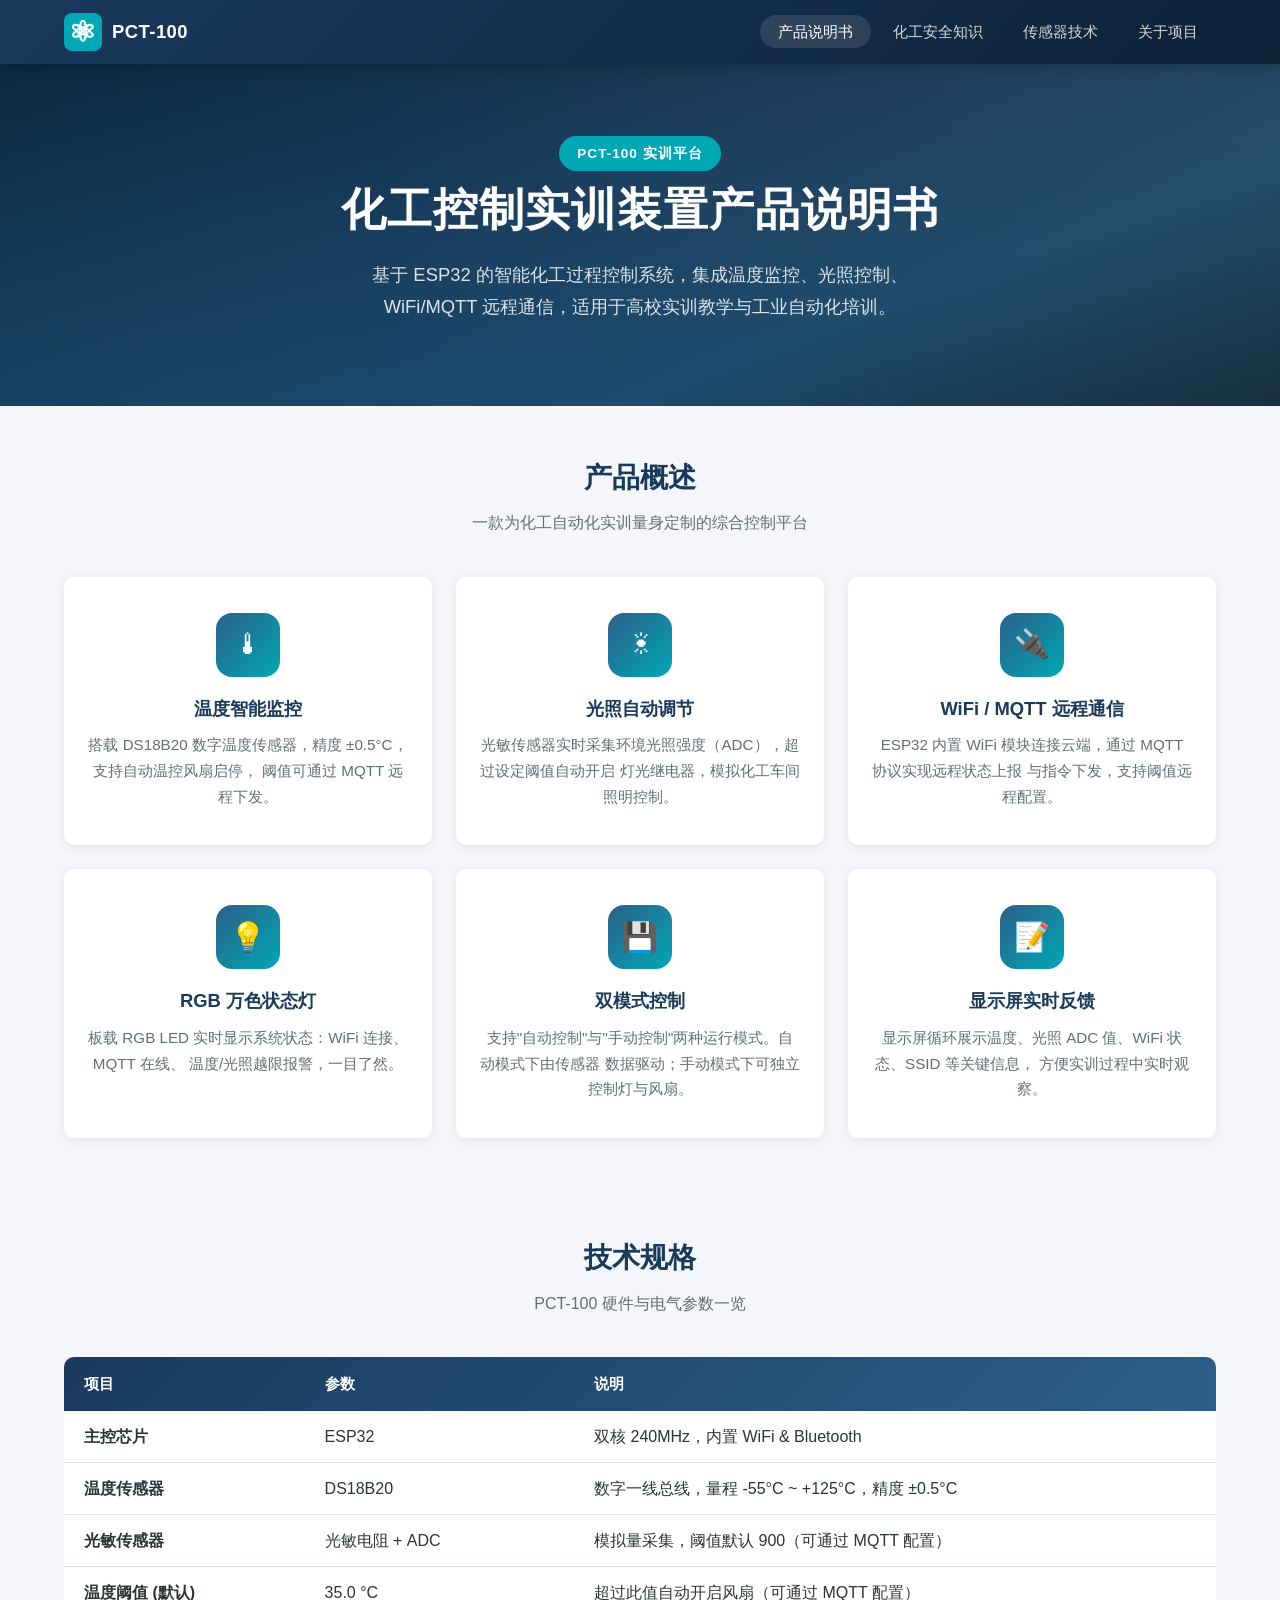
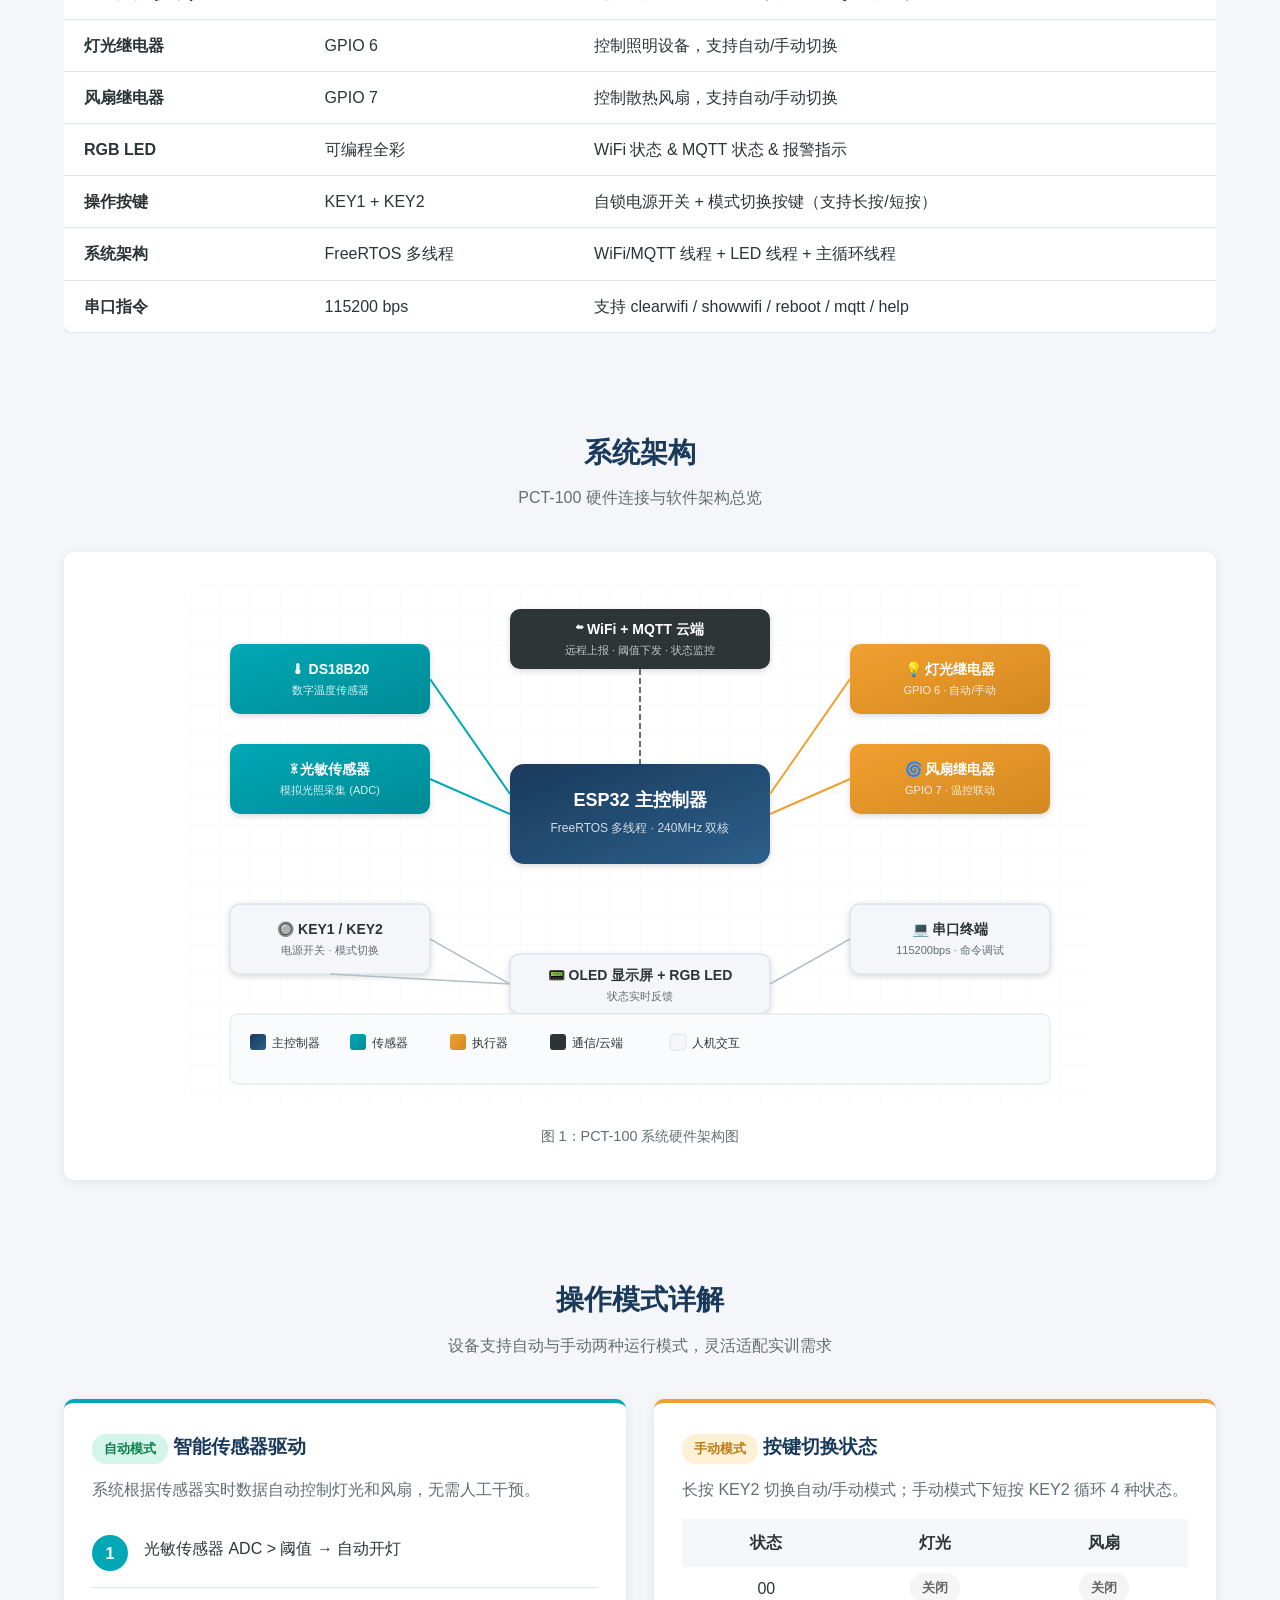
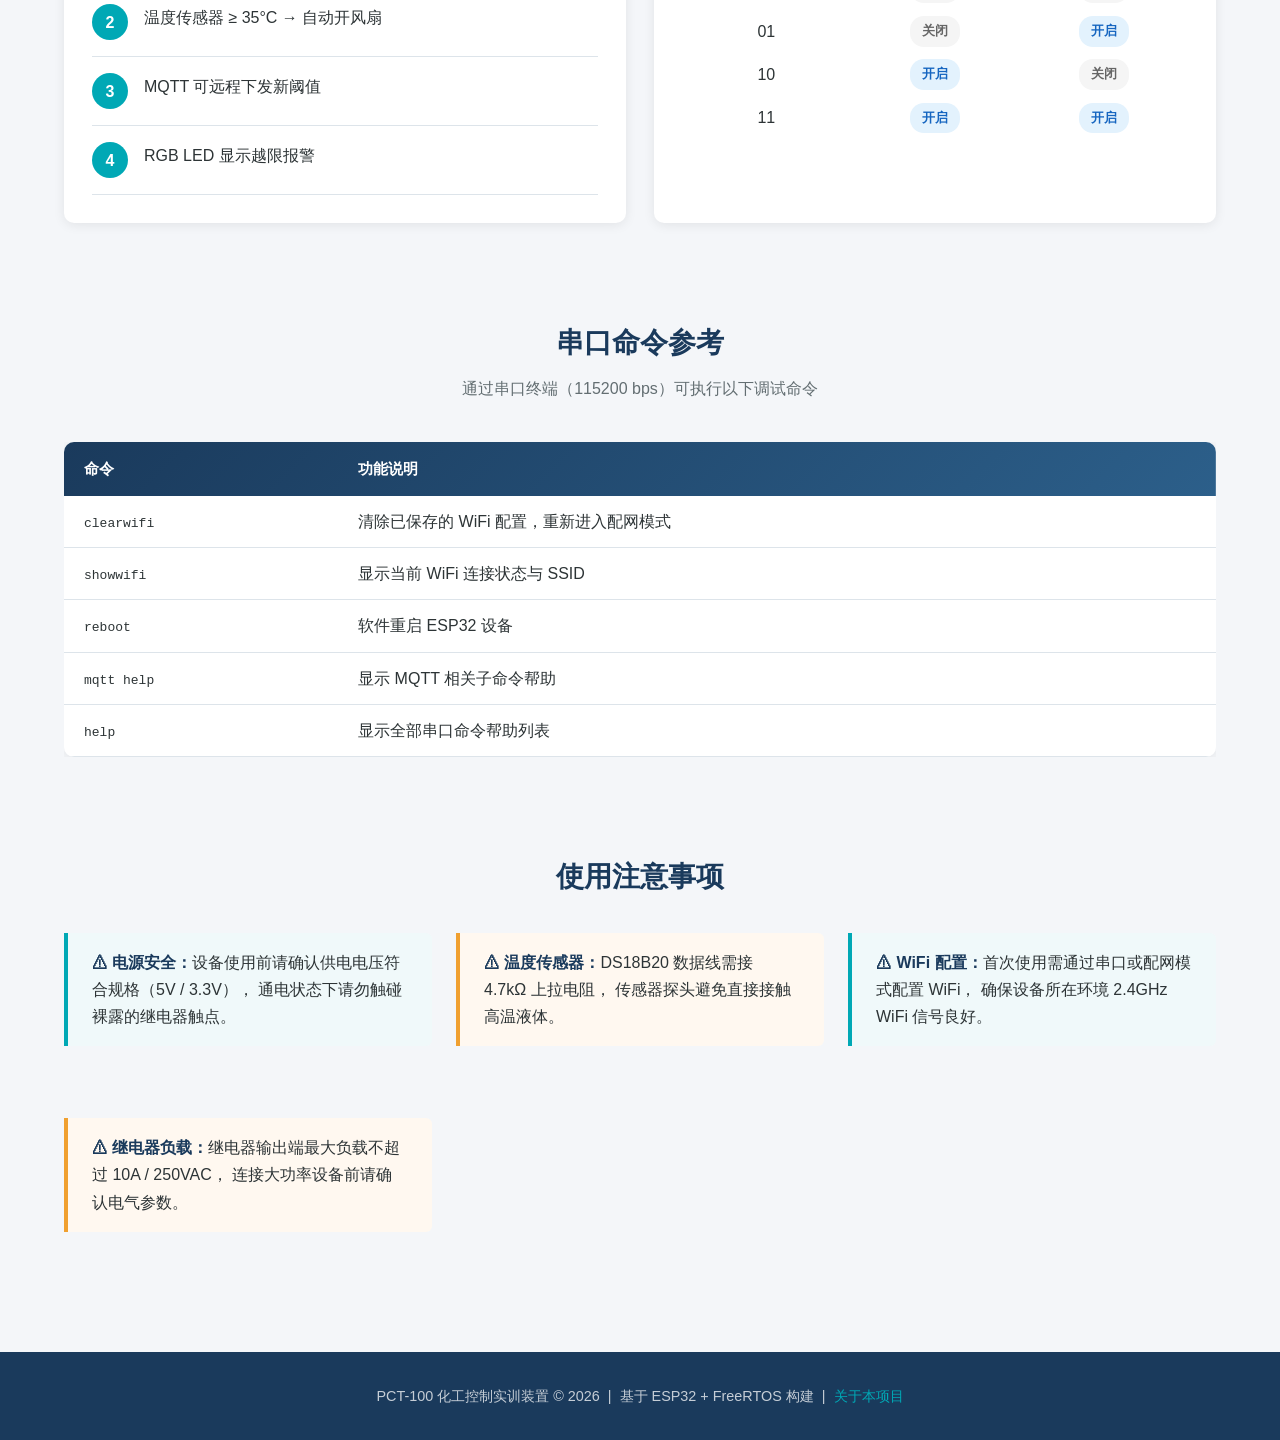
<file: index.html>
<!DOCTYPE html>
<html lang="zh-CN">
<head>
  <meta charset="UTF-8">
  <meta name="viewport" content="width=device-width, initial-scale=1.0">
  <title>PCT-100 化工控制实训装置 — 产品说明书</title>
  <meta name="description" content="PCT-100 化工控制实训装置产品说明书，涵盖设备概述、技术参数、操作模式、系统架构及维护指南。">
  <link rel="stylesheet" href="css/style.css">
</head>
<body>

<!-- ========== 导航栏 ========== -->
<nav class="navbar">
  <div class="nav-inner">
    <a href="index.html" class="nav-logo">
      <span class="logo-icon">&#9883;</span>
      <span>PCT-100</span>
    </a>
    <button class="menu-toggle" aria-label="菜单">&#9776;</button>
    <ul class="nav-links">
      <li><a href="index.html">产品说明书</a></li>
      <li><a href="safety.html">化工安全知识</a></li>
      <li><a href="sensor.html">传感器技术</a></li>
      <li><a href="about.html">关于项目</a></li>
    </ul>
  </div>
</nav>

<!-- ========== Hero 区域 ========== -->
<header class="hero">
  <div class="hero-content">
    <span class="hero-badge">PCT-100 实训平台</span>
    <h1>化工控制实训装置产品说明书</h1>
    <p class="subtitle">
      基于 ESP32 的智能化工过程控制系统，集成温度监控、光照控制、
      WiFi/MQTT 远程通信，适用于高校实训教学与工业自动化培训。
    </p>
  </div>
</header>

<main>

  <!-- ===== 产品概述 ===== -->
  <section class="container">
    <h2 class="section-title">产品概述</h2>
    <p class="section-subtitle">一款为化工自动化实训量身定制的综合控制平台</p>

    <div class="card-grid">
      <div class="card feature-card">
        <div class="icon">&#127777;</div>
        <h3>温度智能监控</h3>
        <p>搭载 DS18B20 数字温度传感器，精度 ±0.5°C，支持自动温控风扇启停，
           阈值可通过 MQTT 远程下发。</p>
      </div>
      <div class="card feature-card">
        <div class="icon">&#9728;</div>
        <h3>光照自动调节</h3>
        <p>光敏传感器实时采集环境光照强度（ADC），超过设定阈值自动开启
           灯光继电器，模拟化工车间照明控制。</p>
      </div>
      <div class="card feature-card">
        <div class="icon">&#128268;</div>
        <h3>WiFi / MQTT 远程通信</h3>
        <p>ESP32 内置 WiFi 模块连接云端，通过 MQTT 协议实现远程状态上报
           与指令下发，支持阈值远程配置。</p>
      </div>
      <div class="card feature-card">
        <div class="icon">&#128161;</div>
        <h3>RGB 万色状态灯</h3>
        <p>板载 RGB LED 实时显示系统状态：WiFi 连接、MQTT 在线、
           温度/光照越限报警，一目了然。</p>
      </div>
      <div class="card feature-card">
        <div class="icon">&#128190;</div>
        <h3>双模式控制</h3>
        <p>支持"自动控制"与"手动控制"两种运行模式。自动模式下由传感器
           数据驱动；手动模式下可独立控制灯与风扇。</p>
      </div>
      <div class="card feature-card">
        <div class="icon">&#128221;</div>
        <h3>显示屏实时反馈</h3>
        <p>显示屏循环展示温度、光照 ADC 值、WiFi 状态、SSID 等关键信息，
           方便实训过程中实时观察。</p>
      </div>
    </div>
  </section>

  <!-- ===== 技术规格 ===== -->
  <section class="container">
    <h2 class="section-title">技术规格</h2>
    <p class="section-subtitle">PCT-100 硬件与电气参数一览</p>

    <div style="overflow-x: auto;">
      <table class="spec-table">
        <thead>
          <tr>
            <th>项目</th>
            <th>参数</th>
            <th>说明</th>
          </tr>
        </thead>
        <tbody>
          <tr>
            <td><strong>主控芯片</strong></td>
            <td>ESP32</td>
            <td>双核 240MHz，内置 WiFi &amp; Bluetooth</td>
          </tr>
          <tr>
            <td><strong>温度传感器</strong></td>
            <td>DS18B20</td>
            <td>数字一线总线，量程 -55°C ~ +125°C，精度 ±0.5°C</td>
          </tr>
          <tr>
            <td><strong>光敏传感器</strong></td>
            <td>光敏电阻 + ADC</td>
            <td>模拟量采集，阈值默认 900（可通过 MQTT 配置）</td>
          </tr>
          <tr>
            <td><strong>温度阈值 (默认)</strong></td>
            <td>35.0 °C</td>
            <td>超过此值自动开启风扇（可通过 MQTT 配置）</td>
          </tr>
          <tr>
            <td><strong>灯光继电器</strong></td>
            <td>GPIO 6</td>
            <td>控制照明设备，支持自动/手动切换</td>
          </tr>
          <tr>
            <td><strong>风扇继电器</strong></td>
            <td>GPIO 7</td>
            <td>控制散热风扇，支持自动/手动切换</td>
          </tr>
          <tr>
            <td><strong>RGB LED</strong></td>
            <td>可编程全彩</td>
            <td>WiFi 状态 &amp; MQTT 状态 &amp; 报警指示</td>
          </tr>
          <tr>
            <td><strong>操作按键</strong></td>
            <td>KEY1 + KEY2</td>
            <td>自锁电源开关 + 模式切换按键（支持长按/短按）</td>
          </tr>
          <tr>
            <td><strong>系统架构</strong></td>
            <td>FreeRTOS 多线程</td>
            <td>WiFi/MQTT 线程 + LED 线程 + 主循环线程</td>
          </tr>
          <tr>
            <td><strong>串口指令</strong></td>
            <td>115200 bps</td>
            <td>支持 clearwifi / showwifi / reboot / mqtt / help</td>
          </tr>
        </tbody>
      </table>
    </div>
  </section>

  <!-- ===== 系统架构图 ===== -->
  <section class="container">
    <h2 class="section-title">系统架构</h2>
    <p class="section-subtitle">PCT-100 硬件连接与软件架构总览</p>

    <div class="diagram">
      <svg viewBox="0 0 900 520" xmlns="http://www.w3.org/2000/svg" style="max-width:900px;">
        <defs>
          <linearGradient id="cpuGrad" x1="0" y1="0" x2="1" y2="1">
            <stop offset="0%" stop-color="#1a3a5c"/><stop offset="100%" stop-color="#2c5f8a"/>
          </linearGradient>
          <linearGradient id="sensorGrad" x1="0" y1="0" x2="1" y2="1">
            <stop offset="0%" stop-color="#00a8b5"/><stop offset="100%" stop-color="#008b96"/>
          </linearGradient>
          <linearGradient id="actGrad" x1="0" y1="0" x2="1" y2="1">
            <stop offset="0%" stop-color="#f0a030"/><stop offset="100%" stop-color="#d48820"/>
          </linearGradient>
          <filter id="shadow1"><feDropShadow dx="0" dy="2" stdDeviation="3" flood-opacity="0.15"/></filter>
        </defs>

        <!-- 背景网格 -->
        <pattern id="grid" width="30" height="30" patternUnits="userSpaceOnUse">
          <path d="M 30 0 L 0 0 0 30" fill="none" stroke="#e8ecf1" stroke-width="0.5"/>
        </pattern>
        <rect width="900" height="520" fill="url(#grid)" rx="10"/>

        <!-- 中央: ESP32 -->
        <rect x="320" y="180" width="260" height="100" rx="14" fill="url(#cpuGrad)" filter="url(#shadow1)"/>
        <text x="450" y="222" text-anchor="middle" fill="#fff" font-size="18" font-weight="700">ESP32 主控制器</text>
        <text x="450" y="248" text-anchor="middle" fill="rgba(255,255,255,0.8)" font-size="12">FreeRTOS 多线程 · 240MHz 双核</text>

        <!-- 左侧: 传感器 -->
        <rect x="40" y="60" width="200" height="70" rx="10" fill="url(#sensorGrad)" filter="url(#shadow1)"/>
        <text x="140" y="90" text-anchor="middle" fill="#fff" font-size="14" font-weight="600">🌡 DS18B20</text>
        <text x="140" y="110" text-anchor="middle" fill="rgba(255,255,255,0.85)" font-size="11">数字温度传感器</text>

        <rect x="40" y="160" width="200" height="70" rx="10" fill="url(#sensorGrad)" filter="url(#shadow1)"/>
        <text x="140" y="190" text-anchor="middle" fill="#fff" font-size="14" font-weight="600">☀ 光敏传感器</text>
        <text x="140" y="210" text-anchor="middle" fill="rgba(255,255,255,0.85)" font-size="11">模拟光照采集 (ADC)</text>

        <!-- 左侧 → ESP32 连线 -->
        <line x1="240" y1="95" x2="320" y2="210" stroke="#00a8b5" stroke-width="2" marker-end="url(#arrowCyan)"/>
        <line x1="240" y1="195" x2="320" y2="230" stroke="#00a8b5" stroke-width="2"/>

        <!-- 右侧: 执行器 -->
        <rect x="660" y="60" width="200" height="70" rx="10" fill="url(#actGrad)" filter="url(#shadow1)"/>
        <text x="760" y="90" text-anchor="middle" fill="#fff" font-size="14" font-weight="600">💡 灯光继电器</text>
        <text x="760" y="110" text-anchor="middle" fill="rgba(255,255,255,0.85)" font-size="11">GPIO 6 · 自动/手动</text>

        <rect x="660" y="160" width="200" height="70" rx="10" fill="url(#actGrad)" filter="url(#shadow1)"/>
        <text x="760" y="190" text-anchor="middle" fill="#fff" font-size="14" font-weight="600">🌀 风扇继电器</text>
        <text x="760" y="210" text-anchor="middle" fill="rgba(255,255,255,0.85)" font-size="11">GPIO 7 · 温控联动</text>

        <!-- ESP32 → 右侧连线 -->
        <line x1="580" y1="210" x2="660" y2="95" stroke="#f0a030" stroke-width="2"/>
        <line x1="580" y1="230" x2="660" y2="195" stroke="#f0a030" stroke-width="2"/>

        <!-- 上方: WiFi / MQTT -->
        <rect x="320" y="25" width="260" height="60" rx="10" fill="#2d3436" filter="url(#shadow1)"/>
        <text x="450" y="50" text-anchor="middle" fill="#fff" font-size="14" font-weight="600">☁ WiFi + MQTT 云端</text>
        <text x="450" y="70" text-anchor="middle" fill="rgba(255,255,255,0.7)" font-size="11">远程上报 · 阈值下发 · 状态监控</text>
        <line x1="450" y1="85" x2="450" y2="180" stroke="#636e72" stroke-width="2" stroke-dasharray="6,3"/>

        <!-- 下方: 输入/输出 -->
        <rect x="40" y="320" width="200" height="70" rx="10" fill="#f4f6f9" stroke="#dde4ea" stroke-width="1.5" filter="url(#shadow1)"/>
        <text x="140" y="350" text-anchor="middle" fill="#2d3436" font-size="14" font-weight="600">🔘 KEY1 / KEY2</text>
        <text x="140" y="370" text-anchor="middle" fill="#636e72" font-size="11">电源开关 · 模式切换</text>

        <rect x="320" y="370" width="260" height="60" rx="10" fill="#f4f6f9" stroke="#dde4ea" stroke-width="1.5" filter="url(#shadow1)"/>
        <text x="450" y="396" text-anchor="middle" fill="#2d3436" font-size="14" font-weight="600">📟 OLED 显示屏 + RGB LED</text>
        <text x="450" y="416" text-anchor="middle" fill="#636e72" font-size="11">状态实时反馈</text>

        <rect x="660" y="320" width="200" height="70" rx="10" fill="#f4f6f9" stroke="#dde4ea" stroke-width="1.5" filter="url(#shadow1)"/>
        <text x="760" y="350" text-anchor="middle" fill="#2d3436" font-size="14" font-weight="600">💻 串口终端</text>
        <text x="760" y="370" text-anchor="middle" fill="#636e72" font-size="11">115200bps · 命令调试</text>

        <!-- 底部连线 -->
        <line x1="240" y1="355" x2="320" y2="400" stroke="#b0bec5" stroke-width="1.5"/>
        <line x1="140" y1="390" x2="320" y2="400" stroke="#b0bec5" stroke-width="1.5"/>
        <line x1="580" y1="400" x2="660" y2="355" stroke="#b0bec5" stroke-width="1.5"/>

        <!-- 图例 -->
        <rect x="40" y="430" width="820" height="70" rx="8" fill="#fafbfc" stroke="#dde4ea" stroke-width="1"/>
        <rect x="60" y="450" width="16" height="16" rx="3" fill="url(#cpuGrad)"/>
        <text x="82" y="463" fill="#2d3436" font-size="12">主控制器</text>
        <rect x="160" y="450" width="16" height="16" rx="3" fill="url(#sensorGrad)"/>
        <text x="182" y="463" fill="#2d3436" font-size="12">传感器</text>
        <rect x="260" y="450" width="16" height="16" rx="3" fill="url(#actGrad)"/>
        <text x="282" y="463" fill="#2d3436" font-size="12">执行器</text>
        <rect x="360" y="450" width="16" height="16" rx="3" fill="#2d3436"/>
        <text x="382" y="463" fill="#2d3436" font-size="12">通信/云端</text>
        <rect x="480" y="450" width="16" height="16" rx="3" fill="#f4f6f9" stroke="#dde4ea" stroke-width="1"/>
        <text x="502" y="463" fill="#2d3436" font-size="12">人机交互</text>
      </svg>
      <p style="margin-top:12px; color:var(--text-light); font-size:0.9rem;">图 1：PCT-100 系统硬件架构图</p>
    </div>
  </section>

  <!-- ===== 操作模式 ===== -->
  <section class="container">
    <h2 class="section-title">操作模式详解</h2>
    <p class="section-subtitle">设备支持自动与手动两种运行模式，灵活适配实训需求</p>

    <div style="display:grid; grid-template-columns: 1fr 1fr; gap: 28px;">
      <!-- 自动模式 -->
      <div class="card" style="border-top: 4px solid var(--accent);">
        <h3 style="margin-bottom:12px; color:var(--primary);">
          <span class="mode-badge mode-auto">自动模式</span>
          智能传感器驱动
        </h3>
        <p style="color:var(--text-light); margin-bottom: 16px;">
          系统根据传感器实时数据自动控制灯光和风扇，无需人工干预。
        </p>
        <ul class="steps">
          <li>光敏传感器 ADC &gt; 阈值 → 自动开灯</li>
          <li>温度传感器 &ge; 35°C → 自动开风扇</li>
          <li>MQTT 可远程下发新阈值</li>
          <li>RGB LED 显示越限报警</li>
        </ul>
      </div>

      <!-- 手动模式 -->
      <div class="card" style="border-top: 4px solid var(--accent-warm);">
        <h3 style="margin-bottom:12px; color:var(--primary);">
          <span class="mode-badge mode-manual">手动模式</span>
          按键切换状态
        </h3>
        <p style="color:var(--text-light); margin-bottom: 16px;">
          长按 KEY2 切换自动/手动模式；手动模式下短按 KEY2 循环 4 种状态。
        </p>
        <table style="width:100%; border-collapse:collapse; text-align:center;">
          <thead>
            <tr style="background:#f4f6f9;">
              <th style="padding:10px;">状态</th><th style="padding:10px;">灯光</th><th style="padding:10px;">风扇</th>
            </tr>
          </thead>
          <tbody>
            <tr><td style="padding:8px;">00</td><td><span class="mode-badge mode-off">关闭</span></td><td><span class="mode-badge mode-off">关闭</span></td></tr>
            <tr><td style="padding:8px;">01</td><td><span class="mode-badge mode-off">关闭</span></td><td><span class="mode-badge mode-on">开启</span></td></tr>
            <tr><td style="padding:8px;">10</td><td><span class="mode-badge mode-on">开启</span></td><td><span class="mode-badge mode-off">关闭</span></td></tr>
            <tr><td style="padding:8px;">11</td><td><span class="mode-badge mode-on">开启</span></td><td><span class="mode-badge mode-on">开启</span></td></tr>
          </tbody>
        </table>
      </div>
    </div>
  </section>

  <!-- ===== 串口命令 ===== -->
  <section class="container">
    <h2 class="section-title">串口命令参考</h2>
    <p class="section-subtitle">通过串口终端（115200 bps）可执行以下调试命令</p>

    <div style="overflow-x: auto;">
      <table class="spec-table">
        <thead>
          <tr><th>命令</th><th>功能说明</th></tr>
        </thead>
        <tbody>
          <tr><td><code>clearwifi</code></td><td>清除已保存的 WiFi 配置，重新进入配网模式</td></tr>
          <tr><td><code>showwifi</code></td><td>显示当前 WiFi 连接状态与 SSID</td></tr>
          <tr><td><code>reboot</code></td><td>软件重启 ESP32 设备</td></tr>
          <tr><td><code>mqtt help</code></td><td>显示 MQTT 相关子命令帮助</td></tr>
          <tr><td><code>help</code></td><td>显示全部串口命令帮助列表</td></tr>
        </tbody>
      </table>
    </div>
  </section>

  <!-- ===== 安全须知 ===== -->
  <section class="container">
    <h2 class="section-title">使用注意事项</h2>
    <div class="card-grid">
      <div class="callout">
        <strong>⚠ 电源安全：</strong>设备使用前请确认供电电压符合规格（5V / 3.3V），
        通电状态下请勿触碰裸露的继电器触点。
      </div>
      <div class="callout warning">
        <strong>⚠ 温度传感器：</strong>DS18B20 数据线需接 4.7kΩ 上拉电阻，
        传感器探头避免直接接触高温液体。
      </div>
      <div class="callout">
        <strong>⚠ WiFi 配置：</strong>首次使用需通过串口或配网模式配置 WiFi，
        确保设备所在环境 2.4GHz WiFi 信号良好。
      </div>
      <div class="callout warning">
        <strong>⚠ 继电器负载：</strong>继电器输出端最大负载不超过 10A / 250VAC，
        连接大功率设备前请确认电气参数。
      </div>
    </div>
  </section>

</main>

<!-- ========== 页脚 ========== -->
<footer class="footer">
  <p>PCT-100 化工控制实训装置 &copy; 2026 &nbsp;|&nbsp;
     基于 ESP32 + FreeRTOS 构建 &nbsp;|&nbsp;
     <a href="about.html">关于本项目</a></p>
</footer>

<script src="js/main.js"></script>
</body>
</html>
</file>
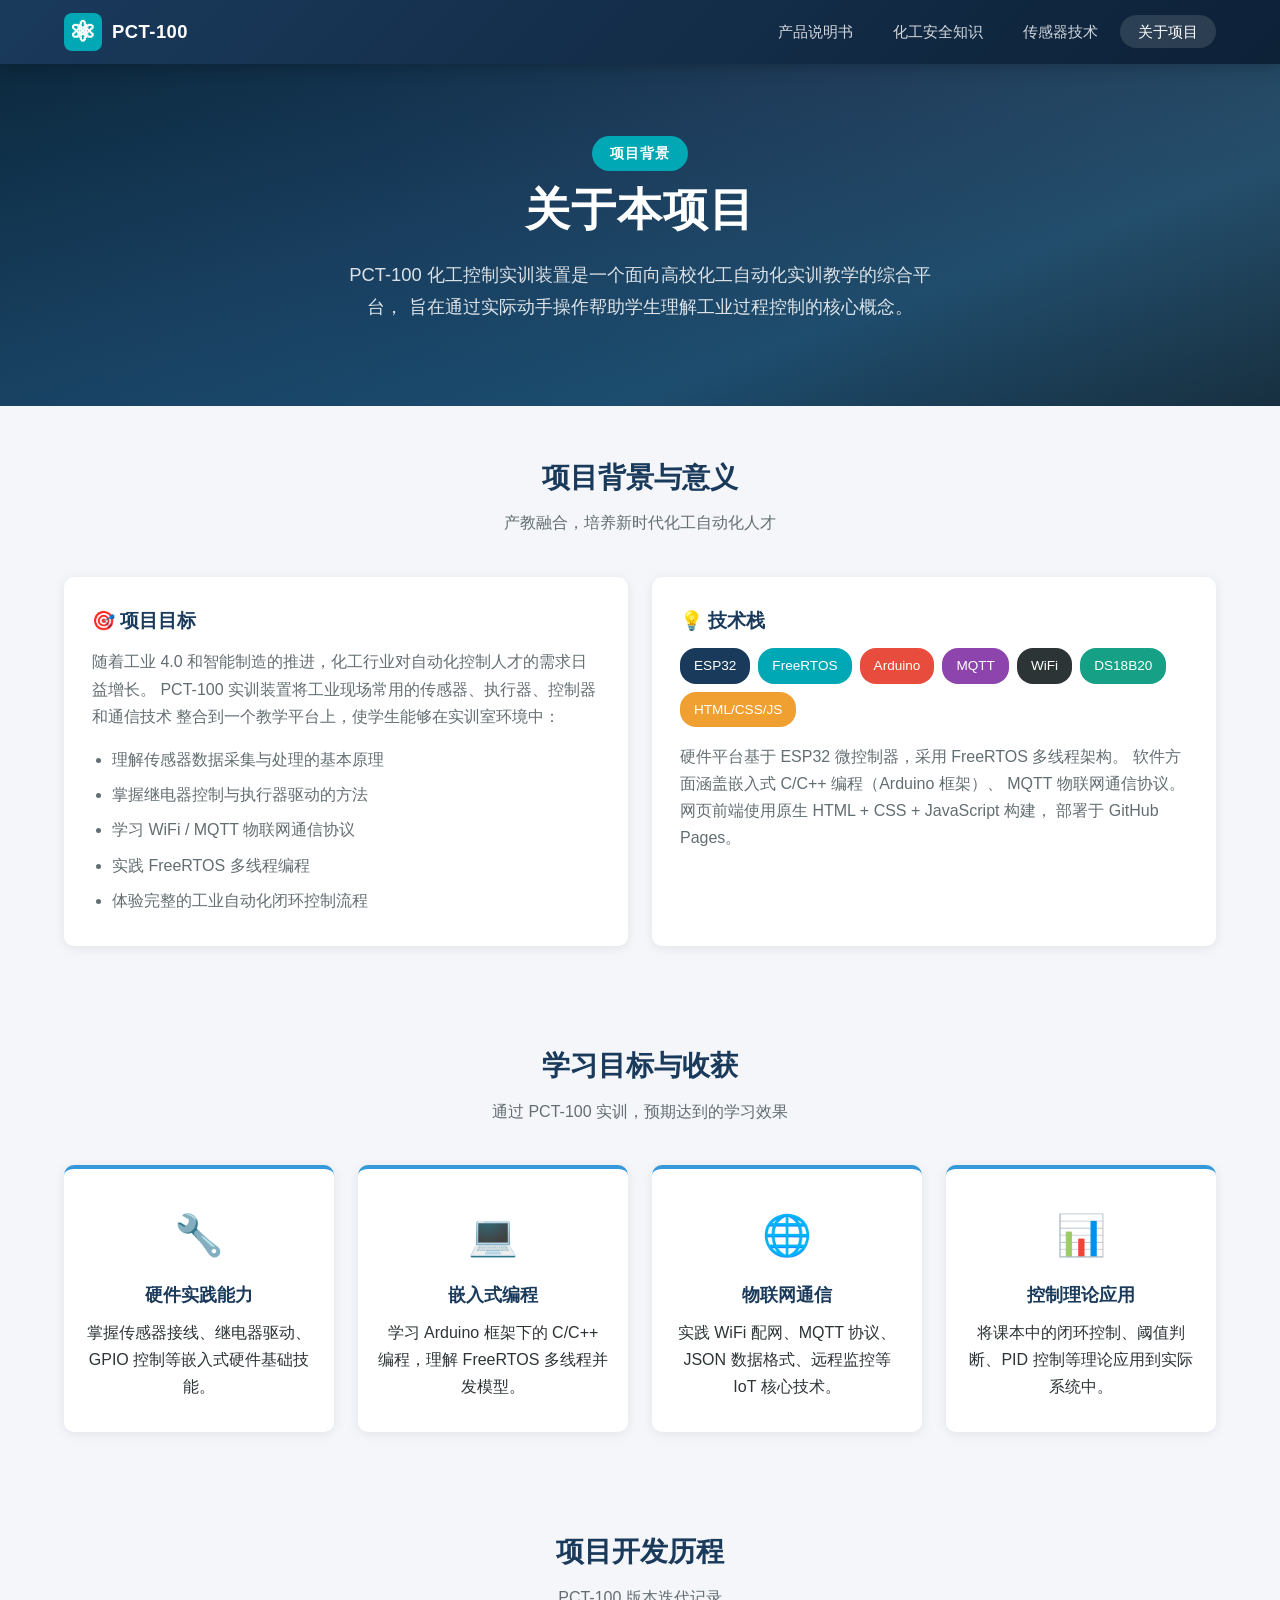
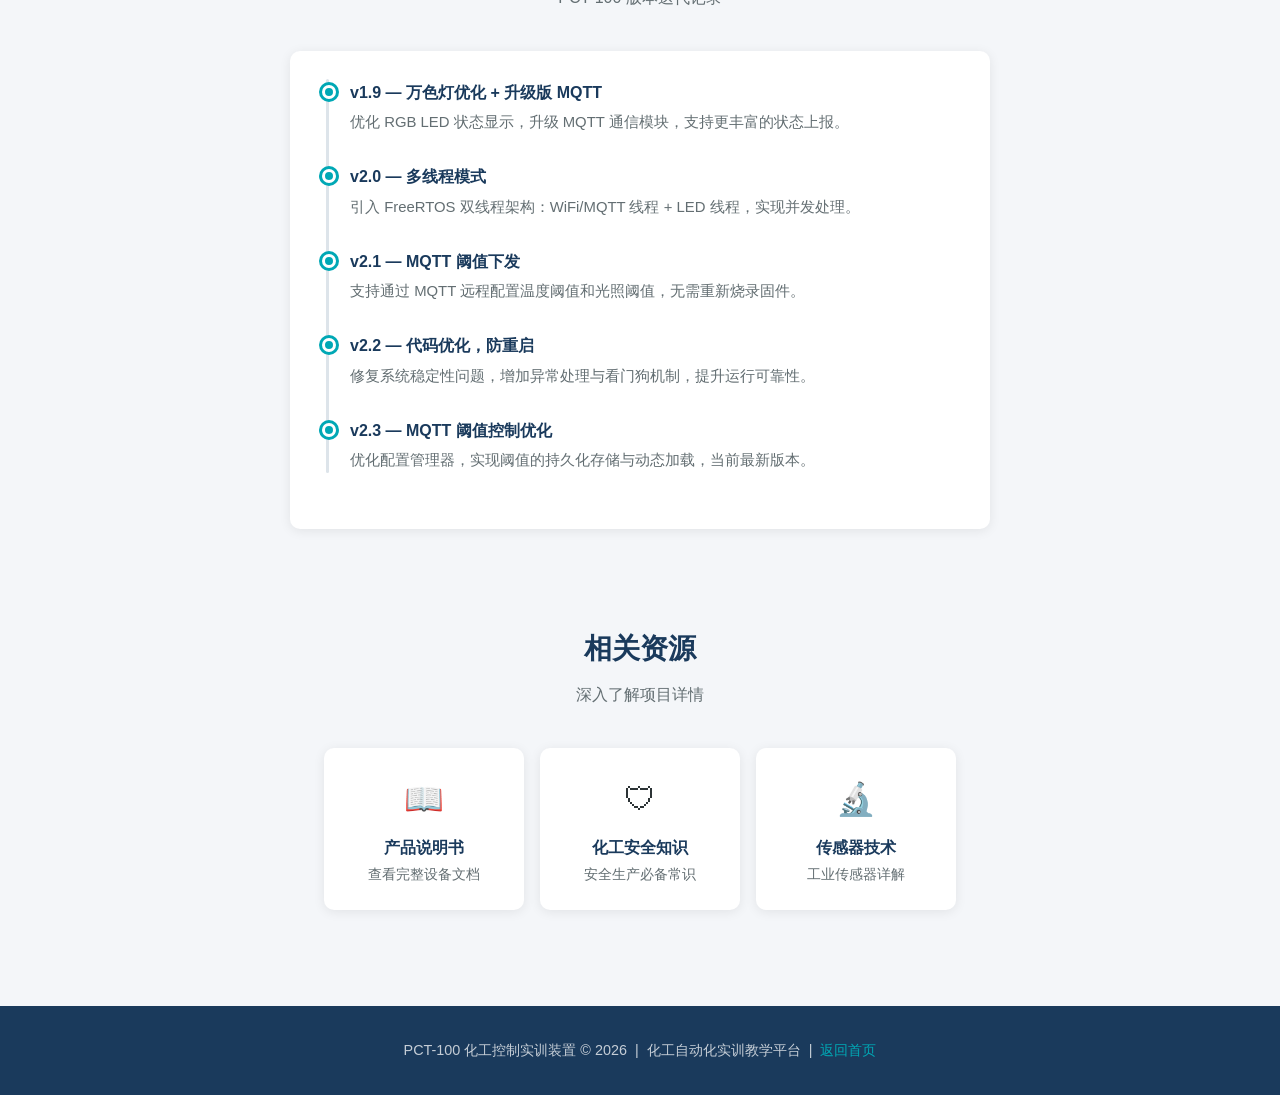
<file: about.html>
<!DOCTYPE html>
<html lang="zh-CN">
<head>
  <meta charset="UTF-8">
  <meta name="viewport" content="width=device-width, initial-scale=1.0">
  <title>关于本项目 — PCT-100</title>
  <meta name="description" content="PCT-100 化工控制实训装置项目背景、学习目标、技术栈介绍与项目团队信息。">
  <link rel="stylesheet" href="css/style.css">
</head>
<body>

<!-- ========== 导航栏 ========== -->
<nav class="navbar">
  <div class="nav-inner">
    <a href="index.html" class="nav-logo">
      <span class="logo-icon">&#9883;</span>
      <span>PCT-100</span>
    </a>
    <button class="menu-toggle" aria-label="菜单">&#9776;</button>
    <ul class="nav-links">
      <li><a href="index.html">产品说明书</a></li>
      <li><a href="safety.html">化工安全知识</a></li>
      <li><a href="sensor.html">传感器技术</a></li>
      <li><a href="about.html">关于项目</a></li>
    </ul>
  </div>
</nav>

<!-- ========== Hero ========== -->
<header class="hero">
  <div class="hero-content">
    <span class="hero-badge">项目背景</span>
    <h1>关于本项目</h1>
    <p class="subtitle">
      PCT-100 化工控制实训装置是一个面向高校化工自动化实训教学的综合平台，
      旨在通过实际动手操作帮助学生理解工业过程控制的核心概念。
    </p>
  </div>
</header>

<main>

  <!-- ===== 项目背景 ===== -->
  <section class="container">
    <h2 class="section-title">项目背景与意义</h2>
    <p class="section-subtitle">产教融合，培养新时代化工自动化人才</p>

    <div class="card-grid">
      <div class="card">
        <h3 style="color:var(--primary); margin-bottom:12px;">🎯 项目目标</h3>
        <p style="color:var(--text-light);">
          随着工业 4.0 和智能制造的推进，化工行业对自动化控制人才的需求日益增长。
          PCT-100 实训装置将工业现场常用的传感器、执行器、控制器和通信技术
          整合到一个教学平台上，使学生能够在实训室环境中：
        </p>
        <ul style="color:var(--text-light); padding-left:20px; margin-top:12px; line-height:2.2;">
          <li>理解传感器数据采集与处理的基本原理</li>
          <li>掌握继电器控制与执行器驱动的方法</li>
          <li>学习 WiFi / MQTT 物联网通信协议</li>
          <li>实践 FreeRTOS 多线程编程</li>
          <li>体验完整的工业自动化闭环控制流程</li>
        </ul>
      </div>
      <div class="card">
        <h3 style="color:var(--primary); margin-bottom:12px;">💡 技术栈</h3>
        <div style="display:flex; flex-wrap:wrap; gap:8px; margin-bottom:16px;">
          <span style="background:var(--primary); color:#fff; padding:6px 14px; border-radius:16px; font-size:0.85rem;">ESP32</span>
          <span style="background:var(--accent); color:#fff; padding:6px 14px; border-radius:16px; font-size:0.85rem;">FreeRTOS</span>
          <span style="background:#e74c3c; color:#fff; padding:6px 14px; border-radius:16px; font-size:0.85rem;">Arduino</span>
          <span style="background:#8e44ad; color:#fff; padding:6px 14px; border-radius:16px; font-size:0.85rem;">MQTT</span>
          <span style="background:#2d3436; color:#fff; padding:6px 14px; border-radius:16px; font-size:0.85rem;">WiFi</span>
          <span style="background:#16a085; color:#fff; padding:6px 14px; border-radius:16px; font-size:0.85rem;">DS18B20</span>
          <span style="background:var(--accent-warm); color:#fff; padding:6px 14px; border-radius:16px; font-size:0.85rem;">HTML/CSS/JS</span>
        </div>
        <p style="color:var(--text-light);">
          硬件平台基于 ESP32 微控制器，采用 FreeRTOS 多线程架构。
          软件方面涵盖嵌入式 C/C++ 编程（Arduino 框架）、
          MQTT 物联网通信协议。网页前端使用原生 HTML + CSS + JavaScript 构建，
          部署于 GitHub Pages。
        </p>
      </div>
    </div>
  </section>

  <!-- ===== 学习目标 ===== -->
  <section class="container">
    <h2 class="section-title">学习目标与收获</h2>
    <p class="section-subtitle">通过 PCT-100 实训，预期达到的学习效果</p>

    <div class="safety-grid">
      <div class="card safety-card info">
        <div class="safety-icon">🔧</div>
        <h3>硬件实践能力</h3>
        <p>掌握传感器接线、继电器驱动、GPIO 控制等嵌入式硬件基础技能。</p>
      </div>
      <div class="card safety-card info">
        <div class="safety-icon">💻</div>
        <h3>嵌入式编程</h3>
        <p>学习 Arduino 框架下的 C/C++ 编程，理解 FreeRTOS 多线程并发模型。</p>
      </div>
      <div class="card safety-card info">
        <div class="safety-icon">🌐</div>
        <h3>物联网通信</h3>
        <p>实践 WiFi 配网、MQTT 协议、JSON 数据格式、远程监控等 IoT 核心技术。</p>
      </div>
      <div class="card safety-card info">
        <div class="safety-icon">📊</div>
        <h3>控制理论应用</h3>
        <p>将课本中的闭环控制、阈值判断、PID 控制等理论应用到实际系统中。</p>
      </div>
    </div>
  </section>

  <!-- ===== 项目历程 ===== -->
  <section class="container">
    <h2 class="section-title">项目开发历程</h2>
    <p class="section-subtitle">PCT-100 版本迭代记录</p>

    <div class="card" style="max-width:700px; margin:0 auto;">
      <div class="timeline">
        <div class="timeline-item">
          <h4>v1.9 — 万色灯优化 + 升级版 MQTT</h4>
          <p>优化 RGB LED 状态显示，升级 MQTT 通信模块，支持更丰富的状态上报。</p>
        </div>
        <div class="timeline-item">
          <h4>v2.0 — 多线程模式</h4>
          <p>引入 FreeRTOS 双线程架构：WiFi/MQTT 线程 + LED 线程，实现并发处理。</p>
        </div>
        <div class="timeline-item">
          <h4>v2.1 — MQTT 阈值下发</h4>
          <p>支持通过 MQTT 远程配置温度阈值和光照阈值，无需重新烧录固件。</p>
        </div>
        <div class="timeline-item">
          <h4>v2.2 — 代码优化，防重启</h4>
          <p>修复系统稳定性问题，增加异常处理与看门狗机制，提升运行可靠性。</p>
        </div>
        <div class="timeline-item">
          <h4>v2.3 — MQTT 阈值控制优化</h4>
          <p>优化配置管理器，实现阈值的持久化存储与动态加载，当前最新版本。</p>
        </div>
      </div>
    </div>
  </section>

  <!-- ===== 技术文档链接 ===== -->
  <section class="container" style="text-align:center;">
    <h2 class="section-title">相关资源</h2>
    <p class="section-subtitle">深入了解项目详情</p>

    <div style="display:flex; flex-wrap:wrap; justify-content:center; gap:16px;">
      <a href="index.html" class="card" style="text-decoration:none; color:var(--text); display:inline-block; min-width:200px; padding:24px 32px;">
        <div style="font-size:2rem; margin-bottom:8px;">📖</div>
        <h4 style="color:var(--primary);">产品说明书</h4>
        <p style="color:var(--text-light); font-size:0.9rem;">查看完整设备文档</p>
      </a>
      <a href="safety.html" class="card" style="text-decoration:none; color:var(--text); display:inline-block; min-width:200px; padding:24px 32px;">
        <div style="font-size:2rem; margin-bottom:8px;">🛡</div>
        <h4 style="color:var(--primary);">化工安全知识</h4>
        <p style="color:var(--text-light); font-size:0.9rem;">安全生产必备常识</p>
      </a>
      <a href="sensor.html" class="card" style="text-decoration:none; color:var(--text); display:inline-block; min-width:200px; padding:24px 32px;">
        <div style="font-size:2rem; margin-bottom:8px;">🔬</div>
        <h4 style="color:var(--primary);">传感器技术</h4>
        <p style="color:var(--text-light); font-size:0.9rem;">工业传感器详解</p>
      </a>
    </div>
  </section>

</main>

<footer class="footer">
  <p>PCT-100 化工控制实训装置 &copy; 2026 &nbsp;|&nbsp;
     化工自动化实训教学平台 &nbsp;|&nbsp;
     <a href="index.html">返回首页</a></p>
</footer>

<script src="js/main.js"></script>
</body>
</html>
</file>
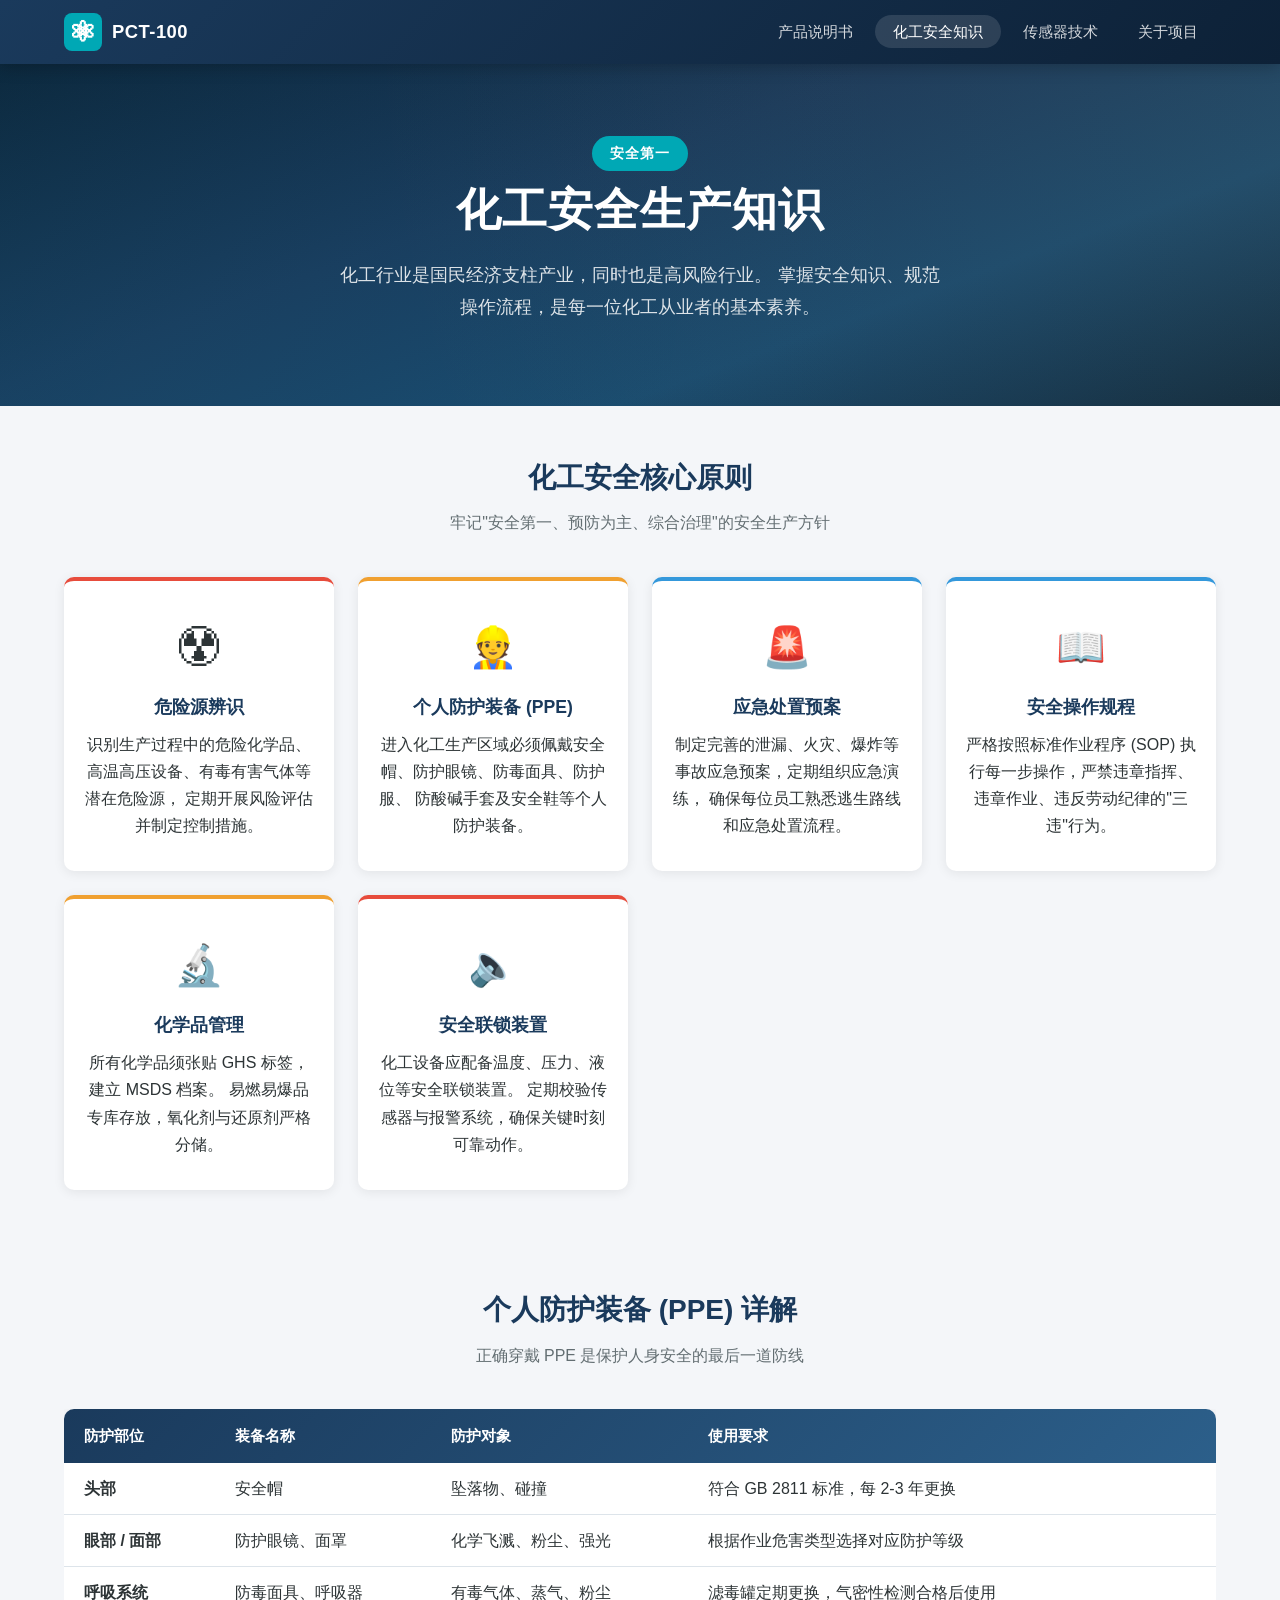
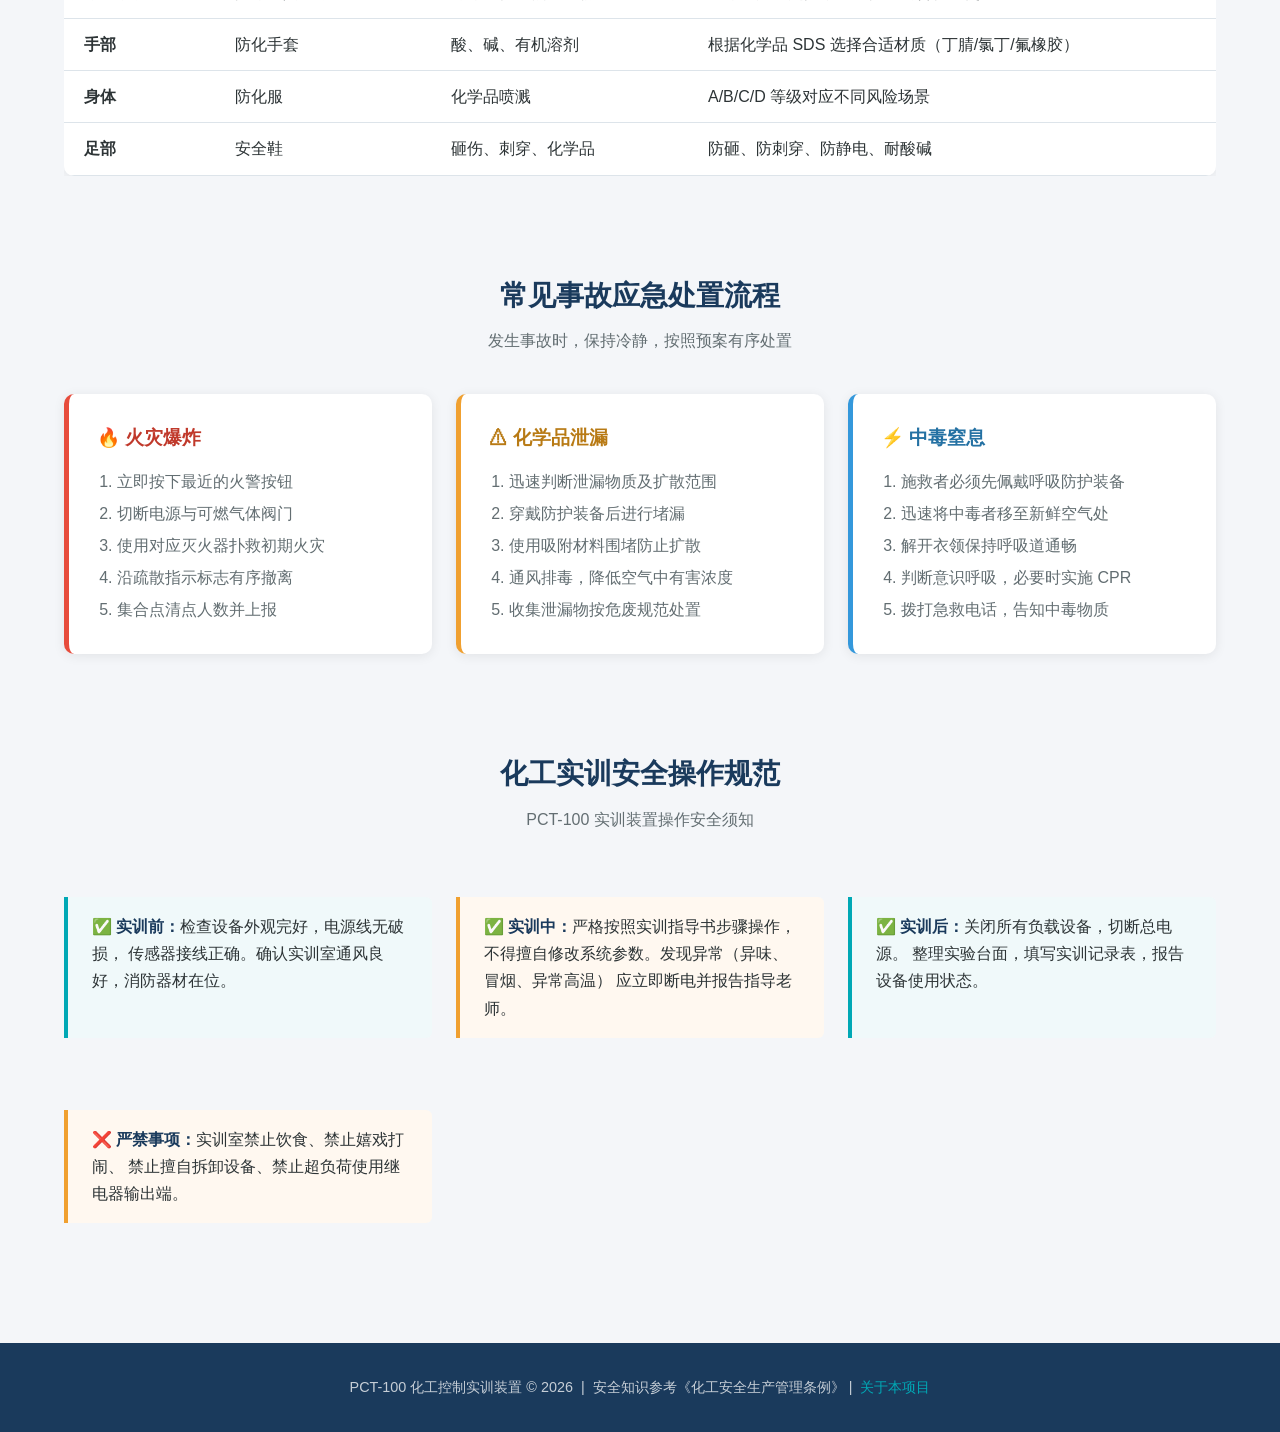
<file: safety.html>
<!DOCTYPE html>
<html lang="zh-CN">
<head>
  <meta charset="UTF-8">
  <meta name="viewport" content="width=device-width, initial-scale=1.0">
  <title>化工安全生产知识 — PCT-100</title>
  <meta name="description" content="化工行业安全生产知识：个人防护装备、危险源辨识、应急处置流程、安全操作规程。">
  <link rel="stylesheet" href="css/style.css">
</head>
<body>

<!-- ========== 导航栏 ========== -->
<nav class="navbar">
  <div class="nav-inner">
    <a href="index.html" class="nav-logo">
      <span class="logo-icon">&#9883;</span>
      <span>PCT-100</span>
    </a>
    <button class="menu-toggle" aria-label="菜单">&#9776;</button>
    <ul class="nav-links">
      <li><a href="index.html">产品说明书</a></li>
      <li><a href="safety.html">化工安全知识</a></li>
      <li><a href="sensor.html">传感器技术</a></li>
      <li><a href="about.html">关于项目</a></li>
    </ul>
  </div>
</nav>

<!-- ========== Hero ========== -->
<header class="hero">
  <div class="hero-content">
    <span class="hero-badge">安全第一</span>
    <h1>化工安全生产知识</h1>
    <p class="subtitle">
      化工行业是国民经济支柱产业，同时也是高风险行业。
      掌握安全知识、规范操作流程，是每一位化工从业者的基本素养。
    </p>
  </div>
</header>

<main>

  <!-- ===== 安全核心原则 ===== -->
  <section class="container">
    <h2 class="section-title">化工安全核心原则</h2>
    <p class="section-subtitle">牢记"安全第一、预防为主、综合治理"的安全生产方针</p>

    <div class="safety-grid">
      <div class="card safety-card danger">
        <div class="safety-icon">&#9762;</div>
        <h3>危险源辨识</h3>
        <p>识别生产过程中的危险化学品、高温高压设备、有毒有害气体等潜在危险源，
           定期开展风险评估并制定控制措施。</p>
      </div>
      <div class="card safety-card warn">
        <div class="safety-icon">&#128119;</div>
        <h3>个人防护装备 (PPE)</h3>
        <p>进入化工生产区域必须佩戴安全帽、防护眼镜、防毒面具、防护服、
           防酸碱手套及安全鞋等个人防护装备。</p>
      </div>
      <div class="card safety-card info">
        <div class="safety-icon">&#128680;</div>
        <h3>应急处置预案</h3>
        <p>制定完善的泄漏、火灾、爆炸等事故应急预案，定期组织应急演练，
           确保每位员工熟悉逃生路线和应急处置流程。</p>
      </div>
      <div class="card safety-card info">
        <div class="safety-icon">&#128214;</div>
        <h3>安全操作规程</h3>
        <p>严格按照标准作业程序 (SOP) 执行每一步操作，严禁违章指挥、
           违章作业、违反劳动纪律的"三违"行为。</p>
      </div>
      <div class="card safety-card warn">
        <div class="safety-icon">&#128300;</div>
        <h3>化学品管理</h3>
        <p>所有化学品须张贴 GHS 标签，建立 MSDS 档案。
           易燃易爆品专库存放，氧化剂与还原剂严格分储。</p>
      </div>
      <div class="card safety-card danger">
        <div class="safety-icon">&#128264;</div>
        <h3>安全联锁装置</h3>
        <p>化工设备应配备温度、压力、液位等安全联锁装置。
           定期校验传感器与报警系统，确保关键时刻可靠动作。</p>
      </div>
    </div>
  </section>

  <!-- ===== PPE 详解 ===== -->
  <section class="container">
    <h2 class="section-title">个人防护装备 (PPE) 详解</h2>
    <p class="section-subtitle">正确穿戴 PPE 是保护人身安全的最后一道防线</p>

    <div style="overflow-x: auto;">
      <table class="spec-table">
        <thead>
          <tr>
            <th>防护部位</th>
            <th>装备名称</th>
            <th>防护对象</th>
            <th>使用要求</th>
          </tr>
        </thead>
        <tbody>
          <tr>
            <td><strong>头部</strong></td>
            <td>安全帽</td>
            <td>坠落物、碰撞</td>
            <td>符合 GB 2811 标准，每 2-3 年更换</td>
          </tr>
          <tr>
            <td><strong>眼部 / 面部</strong></td>
            <td>防护眼镜、面罩</td>
            <td>化学飞溅、粉尘、强光</td>
            <td>根据作业危害类型选择对应防护等级</td>
          </tr>
          <tr>
            <td><strong>呼吸系统</strong></td>
            <td>防毒面具、呼吸器</td>
            <td>有毒气体、蒸气、粉尘</td>
            <td>滤毒罐定期更换，气密性检测合格后使用</td>
          </tr>
          <tr>
            <td><strong>手部</strong></td>
            <td>防化手套</td>
            <td>酸、碱、有机溶剂</td>
            <td>根据化学品 SDS 选择合适材质（丁腈/氯丁/氟橡胶）</td>
          </tr>
          <tr>
            <td><strong>身体</strong></td>
            <td>防化服</td>
            <td>化学品喷溅</td>
            <td>A/B/C/D 等级对应不同风险场景</td>
          </tr>
          <tr>
            <td><strong>足部</strong></td>
            <td>安全鞋</td>
            <td>砸伤、刺穿、化学品</td>
            <td>防砸、防刺穿、防静电、耐酸碱</td>
          </tr>
        </tbody>
      </table>
    </div>
  </section>

  <!-- ===== 应急处置 ===== -->
  <section class="container">
    <h2 class="section-title">常见事故应急处置流程</h2>
    <p class="section-subtitle">发生事故时，保持冷静，按照预案有序处置</p>

    <div style="display:grid; grid-template-columns: repeat(auto-fit, minmax(300px, 1fr)); gap: 24px;">
      <div class="card" style="border-left: 5px solid #e74c3c;">
        <h3 style="color:#c0392b; margin-bottom:12px;">🔥 火灾爆炸</h3>
        <ol style="padding-left:20px; color:var(--text-light); line-height:2;">
          <li>立即按下最近的火警按钮</li>
          <li>切断电源与可燃气体阀门</li>
          <li>使用对应灭火器扑救初期火灾</li>
          <li>沿疏散指示标志有序撤离</li>
          <li>集合点清点人数并上报</li>
        </ol>
      </div>
      <div class="card" style="border-left: 5px solid var(--accent-warm);">
        <h3 style="color:#b87a14; margin-bottom:12px;">⚠ 化学品泄漏</h3>
        <ol style="padding-left:20px; color:var(--text-light); line-height:2;">
          <li>迅速判断泄漏物质及扩散范围</li>
          <li>穿戴防护装备后进行堵漏</li>
          <li>使用吸附材料围堵防止扩散</li>
          <li>通风排毒，降低空气中有害浓度</li>
          <li>收集泄漏物按危废规范处置</li>
        </ol>
      </div>
      <div class="card" style="border-left: 5px solid #3498db;">
        <h3 style="color:#2471a3; margin-bottom:12px;">⚡ 中毒窒息</h3>
        <ol style="padding-left:20px; color:var(--text-light); line-height:2;">
          <li>施救者必须先佩戴呼吸防护装备</li>
          <li>迅速将中毒者移至新鲜空气处</li>
          <li>解开衣领保持呼吸道通畅</li>
          <li>判断意识呼吸，必要时实施 CPR</li>
          <li>拨打急救电话，告知中毒物质</li>
        </ol>
      </div>
    </div>
  </section>

  <!-- ===== 实训安全 ===== -->
  <section class="container">
    <h2 class="section-title">化工实训安全操作规范</h2>
    <p class="section-subtitle">PCT-100 实训装置操作安全须知</p>

    <div class="card-grid">
      <div class="callout">
        <strong>✅ 实训前：</strong>检查设备外观完好，电源线无破损，
        传感器接线正确。确认实训室通风良好，消防器材在位。
      </div>
      <div class="callout warning">
        <strong>✅ 实训中：</strong>严格按照实训指导书步骤操作，
        不得擅自修改系统参数。发现异常（异味、冒烟、异常高温）
        应立即断电并报告指导老师。
      </div>
      <div class="callout">
        <strong>✅ 实训后：</strong>关闭所有负载设备，切断总电源。
        整理实验台面，填写实训记录表，报告设备使用状态。
      </div>
      <div class="callout warning">
        <strong>❌ 严禁事项：</strong>实训室禁止饮食、禁止嬉戏打闹、
        禁止擅自拆卸设备、禁止超负荷使用继电器输出端。
      </div>
    </div>
  </section>

</main>

<footer class="footer">
  <p>PCT-100 化工控制实训装置 &copy; 2026 &nbsp;|&nbsp;
     安全知识参考《化工安全生产管理条例》&nbsp;|&nbsp;
     <a href="about.html">关于本项目</a></p>
</footer>

<script src="js/main.js"></script>
</body>
</html>
</file>
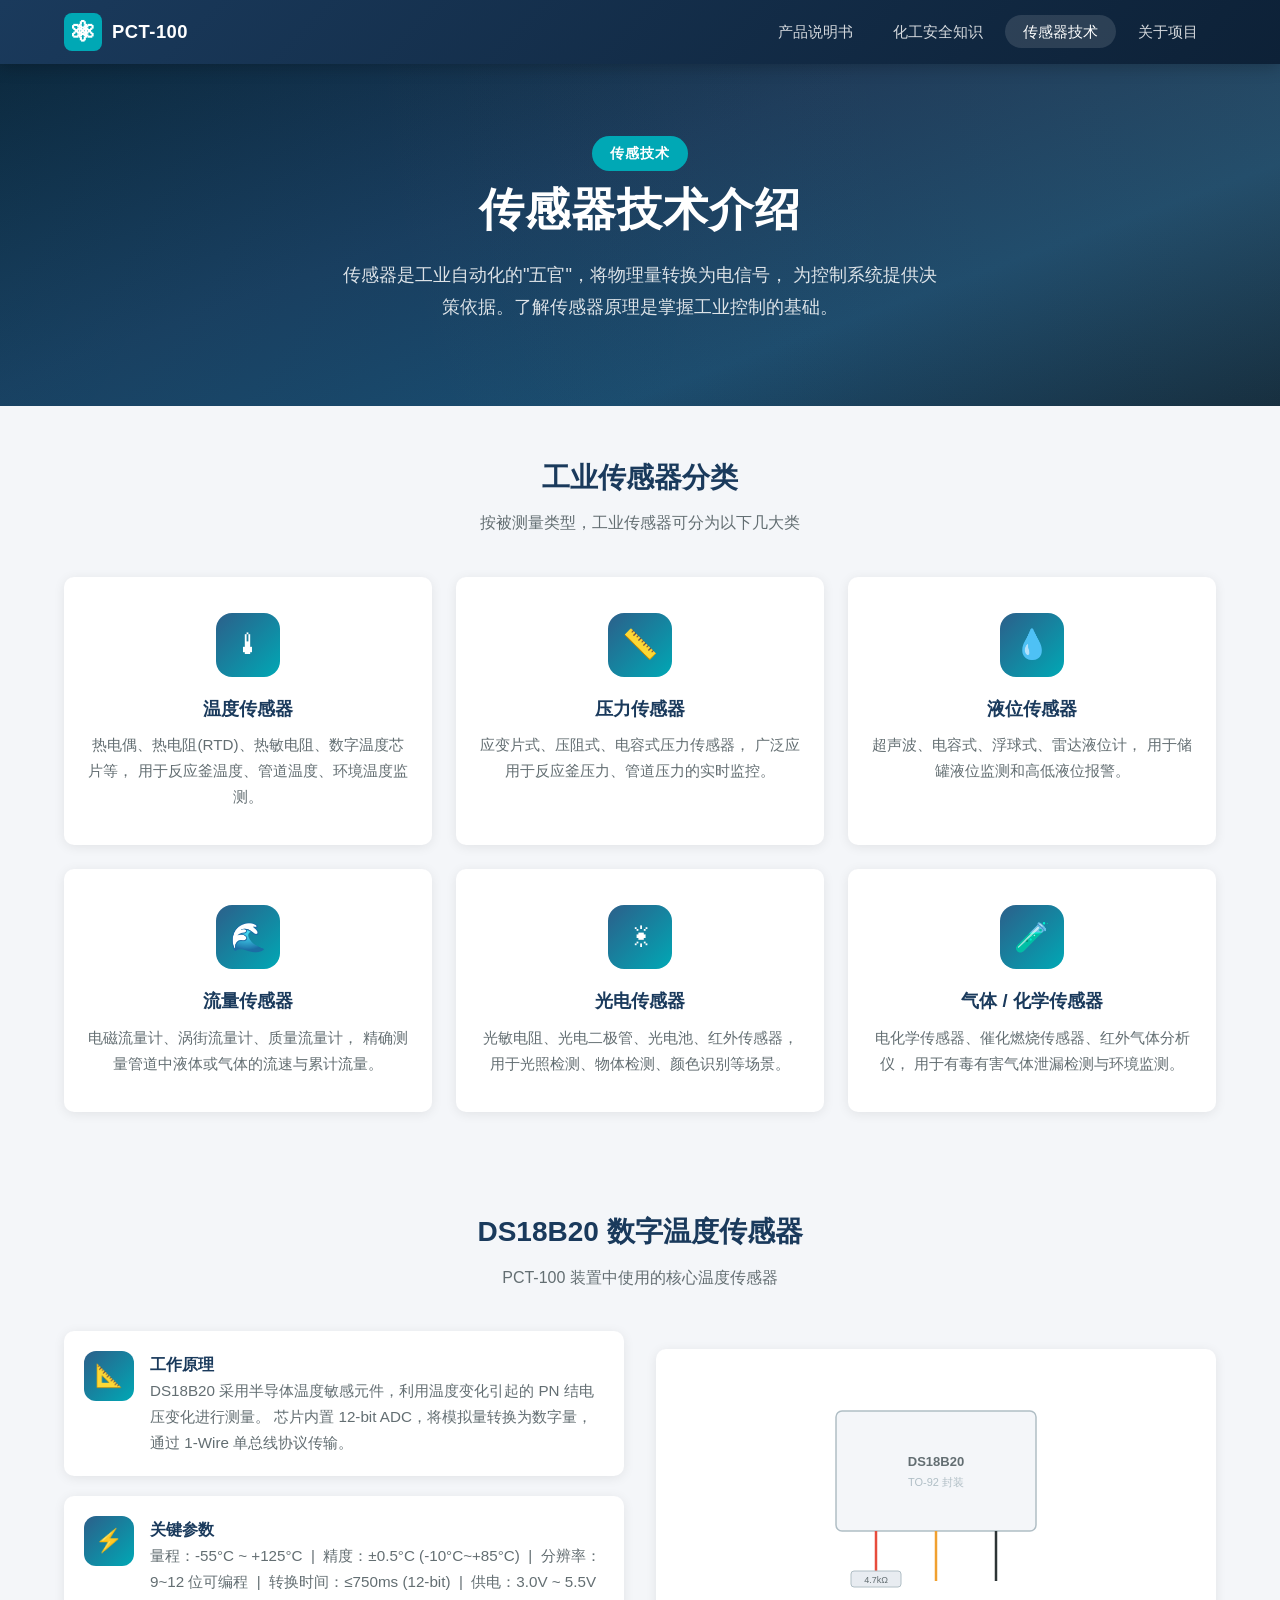
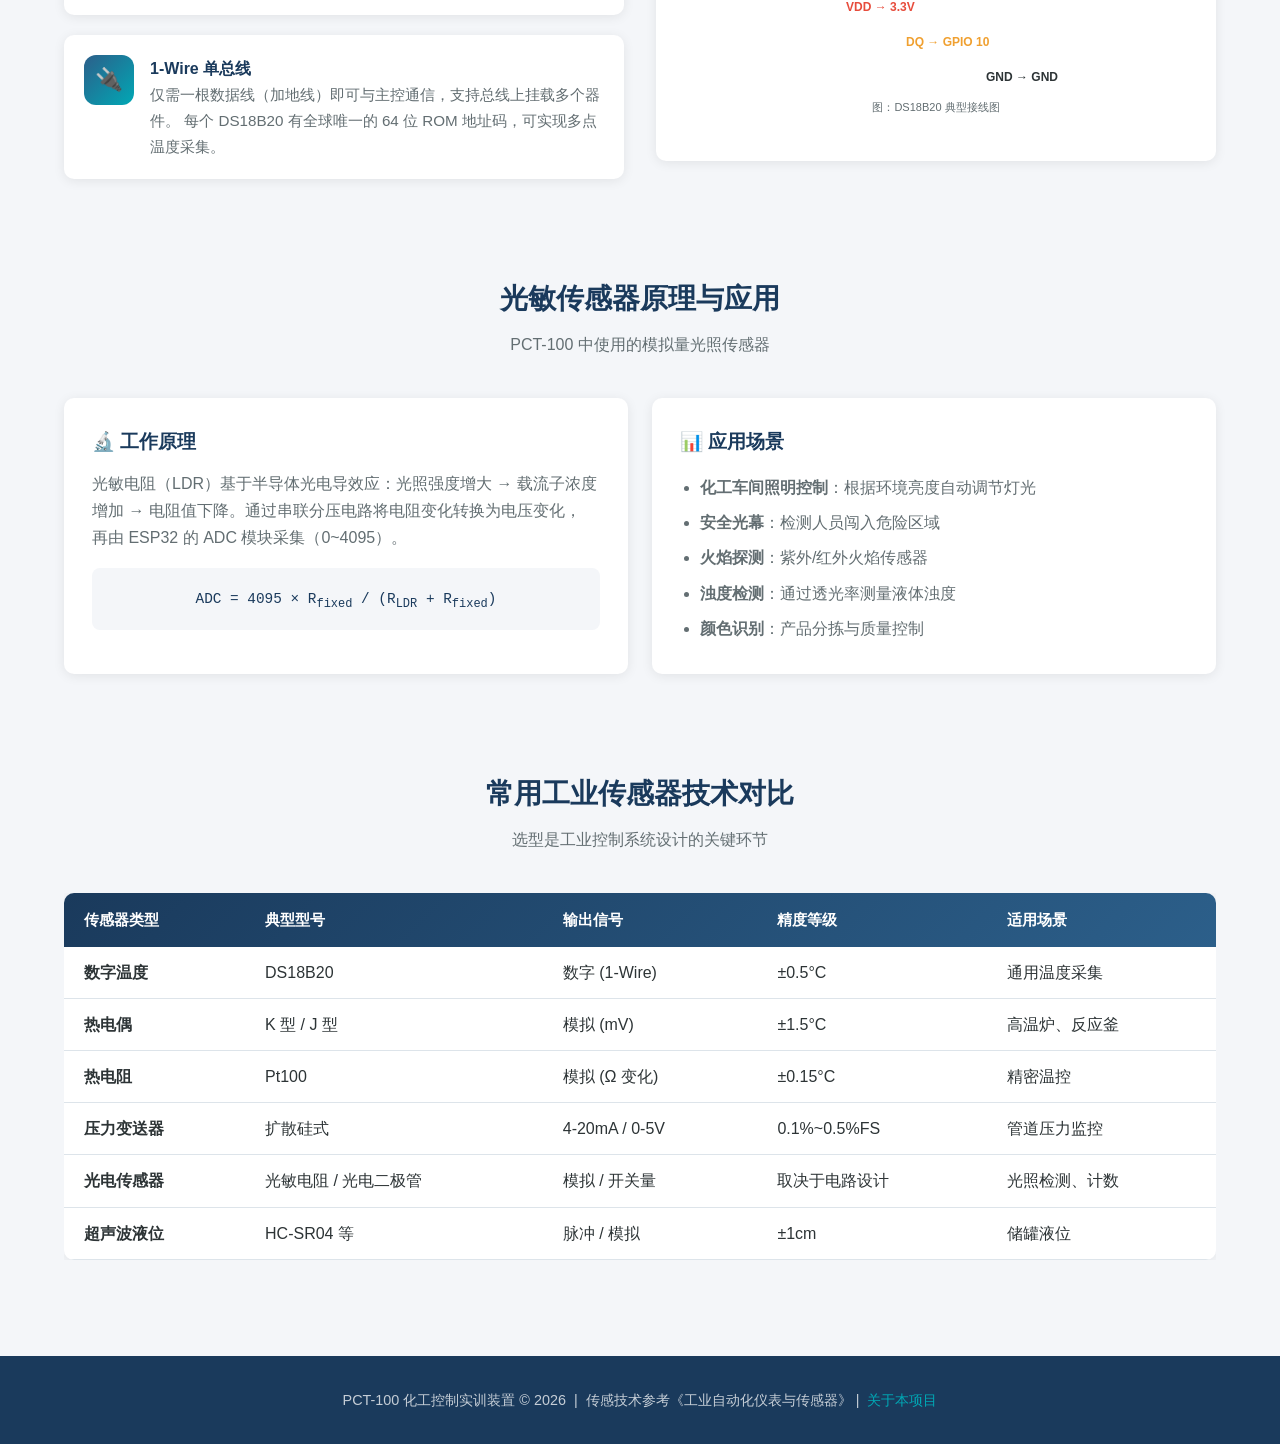
<file: sensor.html>
<!DOCTYPE html>
<html lang="zh-CN">
<head>
  <meta charset="UTF-8">
  <meta name="viewport" content="width=device-width, initial-scale=1.0">
  <title>传感器技术介绍 — PCT-100</title>
  <meta name="description" content="工业控制中常用传感器技术：DS18B20 数字温度传感器、光敏传感器、压力传感器、液位传感器的工作原理与应用场景。">
  <link rel="stylesheet" href="css/style.css">
</head>
<body>

<!-- ========== 导航栏 ========== -->
<nav class="navbar">
  <div class="nav-inner">
    <a href="index.html" class="nav-logo">
      <span class="logo-icon">&#9883;</span>
      <span>PCT-100</span>
    </a>
    <button class="menu-toggle" aria-label="菜单">&#9776;</button>
    <ul class="nav-links">
      <li><a href="index.html">产品说明书</a></li>
      <li><a href="safety.html">化工安全知识</a></li>
      <li><a href="sensor.html">传感器技术</a></li>
      <li><a href="about.html">关于项目</a></li>
    </ul>
  </div>
</nav>

<!-- ========== Hero ========== -->
<header class="hero">
  <div class="hero-content">
    <span class="hero-badge">传感技术</span>
    <h1>传感器技术介绍</h1>
    <p class="subtitle">
      传感器是工业自动化的"五官"，将物理量转换为电信号，
      为控制系统提供决策依据。了解传感器原理是掌握工业控制的基础。
    </p>
  </div>
</header>

<main>

  <!-- ===== 传感器概述 ===== -->
  <section class="container">
    <h2 class="section-title">工业传感器分类</h2>
    <p class="section-subtitle">按被测量类型，工业传感器可分为以下几大类</p>

    <div class="card-grid">
      <div class="card feature-card">
        <div class="icon">🌡</div>
        <h3>温度传感器</h3>
        <p>热电偶、热电阻(RTD)、热敏电阻、数字温度芯片等，
           用于反应釜温度、管道温度、环境温度监测。</p>
      </div>
      <div class="card feature-card">
        <div class="icon">📏</div>
        <h3>压力传感器</h3>
        <p>应变片式、压阻式、电容式压力传感器，
           广泛应用于反应釜压力、管道压力的实时监控。</p>
      </div>
      <div class="card feature-card">
        <div class="icon">💧</div>
        <h3>液位传感器</h3>
        <p>超声波、电容式、浮球式、雷达液位计，
           用于储罐液位监测和高低液位报警。</p>
      </div>
      <div class="card feature-card">
        <div class="icon">🌊</div>
        <h3>流量传感器</h3>
        <p>电磁流量计、涡街流量计、质量流量计，
           精确测量管道中液体或气体的流速与累计流量。</p>
      </div>
      <div class="card feature-card">
        <div class="icon">☀</div>
        <h3>光电传感器</h3>
        <p>光敏电阻、光电二极管、光电池、红外传感器，
           用于光照检测、物体检测、颜色识别等场景。</p>
      </div>
      <div class="card feature-card">
        <div class="icon">🧪</div>
        <h3>气体 / 化学传感器</h3>
        <p>电化学传感器、催化燃烧传感器、红外气体分析仪，
           用于有毒有害气体泄漏检测与环境监测。</p>
      </div>
    </div>
  </section>

  <!-- ===== DS18B20 详解 ===== -->
  <section class="container">
    <h2 class="section-title">DS18B20 数字温度传感器</h2>
    <p class="section-subtitle">PCT-100 装置中使用的核心温度传感器</p>

    <div class="sensor-showcase">
      <div class="sensor-detail">
        <div class="sensor-item">
          <div class="sensor-icon">📐</div>
          <div>
            <h4 style="color:var(--primary);">工作原理</h4>
            <p style="color:var(--text-light); font-size:0.95rem;">
              DS18B20 采用半导体温度敏感元件，利用温度变化引起的 PN 结电压变化进行测量。
              芯片内置 12-bit ADC，将模拟量转换为数字量，通过 1-Wire 单总线协议传输。
            </p>
          </div>
        </div>
        <div class="sensor-item">
          <div class="sensor-icon">⚡</div>
          <div>
            <h4 style="color:var(--primary);">关键参数</h4>
            <p style="color:var(--text-light); font-size:0.95rem;">
              量程：-55°C ~ +125°C &nbsp;|&nbsp; 精度：±0.5°C (-10°C~+85°C)
              &nbsp;|&nbsp; 分辨率：9~12 位可编程 &nbsp;|&nbsp; 转换时间：≤750ms (12-bit)
              &nbsp;|&nbsp; 供电：3.0V ~ 5.5V
            </p>
          </div>
        </div>
        <div class="sensor-item">
          <div class="sensor-icon">🔌</div>
          <div>
            <h4 style="color:var(--primary);">1-Wire 单总线</h4>
            <p style="color:var(--text-light); font-size:0.95rem;">
              仅需一根数据线（加地线）即可与主控通信，支持总线上挂载多个器件。
              每个 DS18B20 有全球唯一的 64 位 ROM 地址码，可实现多点温度采集。
            </p>
          </div>
        </div>
      </div>

      <!-- 接线图 SVG -->
      <div class="diagram">
        <svg viewBox="0 0 320 340" xmlns="http://www.w3.org/2000/svg" style="max-width:320px;">
          <defs>
            <linearGradient id="dsGrad" x1="0" y1="0" x2="1" y2="1">
              <stop offset="0%" stop-color="#1a3a5c"/><stop offset="100%" stop-color="#2c5f8a"/>
            </linearGradient>
          </defs>
          <!-- 面包板 -->
          <rect x="60" y="30" width="200" height="120" rx="6" fill="#f4f6f9" stroke="#b0bec5" stroke-width="1.5"/>
          <text x="160" y="85" text-anchor="middle" fill="#636e72" font-size="13" font-weight="600">DS18B20</text>
          <text x="160" y="105" text-anchor="middle" fill="#b0bec5" font-size="11">TO-92 封装</text>

          <!-- 引脚: VDD -->
          <line x1="100" y1="150" x2="100" y2="200" stroke="#e74c3c" stroke-width="2.5" marker-end="url(#arrowRed)"/>
          <text x="70" y="230" fill="#e74c3c" font-size="12" font-weight="600">VDD → 3.3V</text>

          <!-- 引脚: DQ -->
          <line x1="160" y1="150" x2="160" y2="200" stroke="#f0a030" stroke-width="2.5" marker-end="url(#arrowYel)"/>
          <text x="130" y="265" fill="#f0a030" font-size="12" font-weight="600">DQ → GPIO 10</text>

          <!-- 引脚: GND -->
          <line x1="220" y1="150" x2="220" y2="200" stroke="#2d3436" stroke-width="2.5" marker-end="url(#arrowBlk)"/>
          <text x="210" y="300" fill="#2d3436" font-size="12" font-weight="600">GND → GND</text>

          <!-- 上拉电阻示意 -->
          <rect x="75" y="190" width="50" height="16" rx="3" fill="#e8ecf1" stroke="#b0bec5" stroke-width="1"/>
          <text x="100" y="202" text-anchor="middle" fill="#636e72" font-size="9">4.7kΩ</text>

          <text x="160" y="330" text-anchor="middle" fill="#636e72" font-size="11">图：DS18B20 典型接线图</text>
        </svg>
      </div>
    </div>
  </section>

  <!-- ===== 光敏传感器 ===== -->
  <section class="container">
    <h2 class="section-title">光敏传感器原理与应用</h2>
    <p class="section-subtitle">PCT-100 中使用的模拟量光照传感器</p>

    <div class="card-grid">
      <div class="card">
        <h3 style="color:var(--primary); margin-bottom:12px;">🔬 工作原理</h3>
        <p style="color:var(--text-light);">
          光敏电阻（LDR）基于半导体光电导效应：光照强度增大 → 载流子浓度增加 →
          电阻值下降。通过串联分压电路将电阻变化转换为电压变化，
          再由 ESP32 的 ADC 模块采集（0~4095）。
        </p>
        <div style="margin-top:16px; background:#f4f6f9; border-radius:8px; padding:16px; text-align:center;">
          <span style="font-family:var(--font-mono); font-size:0.9rem; color:var(--primary);">
            ADC = 4095 × R<sub>fixed</sub> / (R<sub>LDR</sub> + R<sub>fixed</sub>)
          </span>
        </div>
      </div>
      <div class="card">
        <h3 style="color:var(--primary); margin-bottom:12px;">📊 应用场景</h3>
        <ul style="color:var(--text-light); padding-left:20px; line-height:2.2;">
          <li><strong>化工车间照明控制</strong>：根据环境亮度自动调节灯光</li>
          <li><strong>安全光幕</strong>：检测人员闯入危险区域</li>
          <li><strong>火焰探测</strong>：紫外/红外火焰传感器</li>
          <li><strong>浊度检测</strong>：通过透光率测量液体浊度</li>
          <li><strong>颜色识别</strong>：产品分拣与质量控制</li>
        </ul>
      </div>
    </div>
  </section>

  <!-- ===== 传感器对比表 ===== -->
  <section class="container">
    <h2 class="section-title">常用工业传感器技术对比</h2>
    <p class="section-subtitle">选型是工业控制系统设计的关键环节</p>

    <div style="overflow-x: auto;">
      <table class="spec-table">
        <thead>
          <tr>
            <th>传感器类型</th>
            <th>典型型号</th>
            <th>输出信号</th>
            <th>精度等级</th>
            <th>适用场景</th>
          </tr>
        </thead>
        <tbody>
          <tr>
            <td><strong>数字温度</strong></td>
            <td>DS18B20</td>
            <td>数字 (1-Wire)</td>
            <td>±0.5°C</td>
            <td>通用温度采集</td>
          </tr>
          <tr>
            <td><strong>热电偶</strong></td>
            <td>K 型 / J 型</td>
            <td>模拟 (mV)</td>
            <td>±1.5°C</td>
            <td>高温炉、反应釜</td>
          </tr>
          <tr>
            <td><strong>热电阻</strong></td>
            <td>Pt100</td>
            <td>模拟 (Ω 变化)</td>
            <td>±0.15°C</td>
            <td>精密温控</td>
          </tr>
          <tr>
            <td><strong>压力变送器</strong></td>
            <td>扩散硅式</td>
            <td>4-20mA / 0-5V</td>
            <td>0.1%~0.5%FS</td>
            <td>管道压力监控</td>
          </tr>
          <tr>
            <td><strong>光电传感器</strong></td>
            <td>光敏电阻 / 光电二极管</td>
            <td>模拟 / 开关量</td>
            <td>取决于电路设计</td>
            <td>光照检测、计数</td>
          </tr>
          <tr>
            <td><strong>超声波液位</strong></td>
            <td>HC-SR04 等</td>
            <td>脉冲 / 模拟</td>
            <td>±1cm</td>
            <td>储罐液位</td>
          </tr>
        </tbody>
      </table>
    </div>
  </section>

</main>

<footer class="footer">
  <p>PCT-100 化工控制实训装置 &copy; 2026 &nbsp;|&nbsp;
     传感技术参考《工业自动化仪表与传感器》&nbsp;|&nbsp;
     <a href="about.html">关于本项目</a></p>
</footer>

<script src="js/main.js"></script>
</body>
</html>
</file>
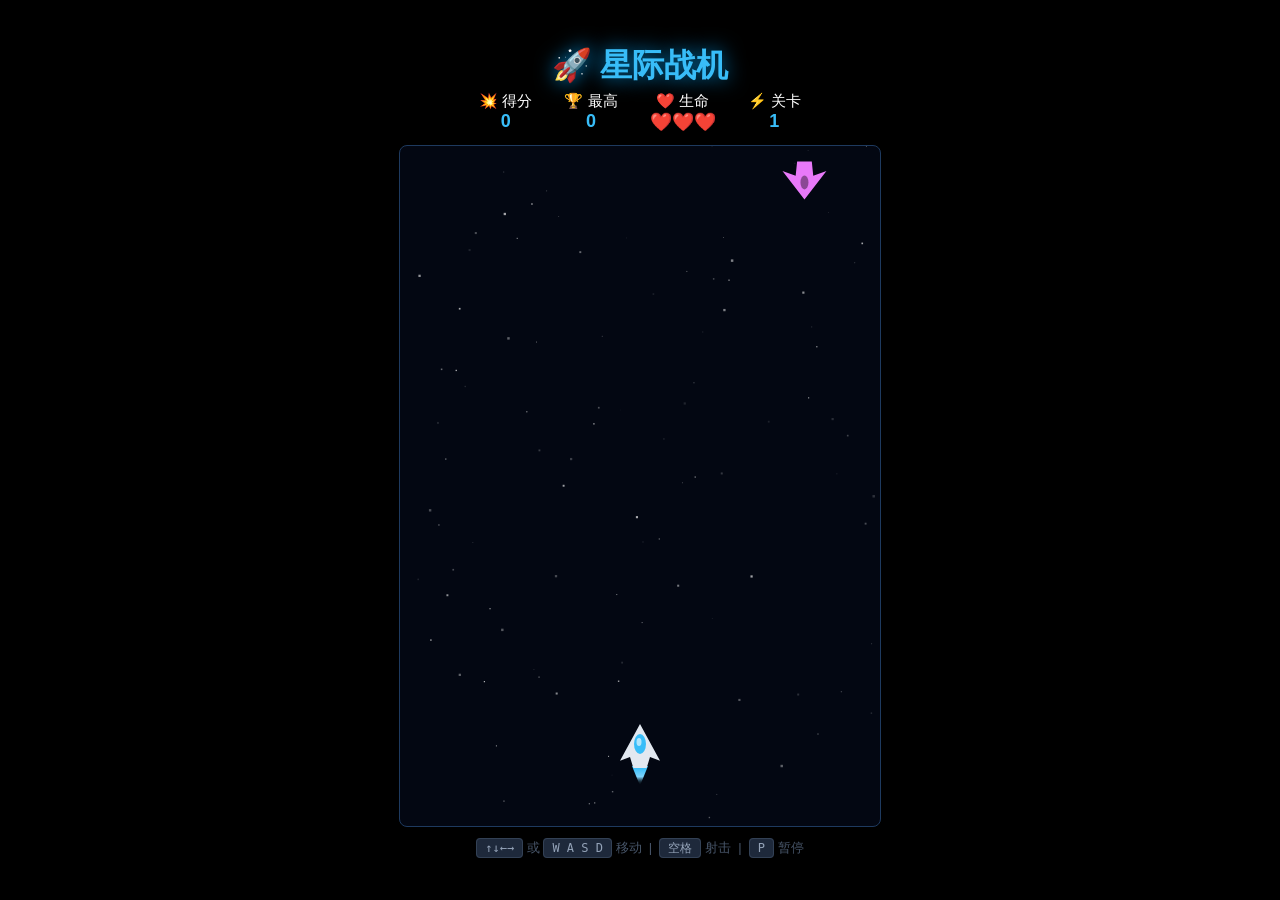
<file: snake.html>
<!DOCTYPE html>
<html lang="zh-CN">
<head>
<meta charset="UTF-8">
<meta name="viewport" content="width=device-width, initial-scale=1.0, user-scalable=no">
<title>🚀 星际战机</title>
<style>
* { margin: 0; padding: 0; box-sizing: border-box; }
body {
  font-family: 'Segoe UI', sans-serif;
  display: flex; justify-content: center; align-items: center;
  min-height: 100vh; background: #000;
  color: #fff; user-select: none; overflow: hidden;
}
.container { text-align: center; position: relative; }
.header { margin-bottom: 12px; }
.header h1 { font-size: 32px; color: #38bdf8; text-shadow: 0 0 20px #0284c7; }
.info { display: flex; gap: 32px; justify-content: center; font-size: 15px; margin-top: 4px; }
.info span { color: #64748b; }
.info strong { color: #38bdf8; font-size: 18px; }
canvas {
  border: 1px solid #1e3a5f;
  border-radius: 8px;
  background: #030712;
  display: block; margin: 0 auto;
  cursor: none;
}
.controls { margin-top: 12px; color: #475569; font-size: 13px; }
.controls kbd {
  background: #1e293b; border: 1px solid #334155;
  border-radius: 4px; padding: 2px 8px; font-size: 12px; color: #94a3b8;
}
</style>
</head>
<body>
<div class="container">
  <div class="header">
    <h1>🚀 星际战机</h1>
    <div class="info">
      <div>💥 得分 <br><strong id="score">0</strong></div>
      <div>🏆 最高 <br><strong id="high">0</strong></div>
      <div>❤️ 生命 <br><strong id="lives">3</strong></div>
      <div>⚡ 关卡 <br><strong id="wave">1</strong></div>
    </div>
  </div>
  <canvas id="canvas"></canvas>
  <p class="controls">
    <kbd>↑↓←→</kbd> 或 <kbd>W A S D</kbd> 移动 &nbsp;|&nbsp; <kbd>空格</kbd> 射击 &nbsp;|&nbsp; <kbd>P</kbd> 暂停
  </p>
</div>

<script>
const canvas = document.getElementById('canvas');
const ctx = canvas.getContext('2d');

// 画布大小
const W = 480, H = 680;
canvas.width = W; canvas.height = H;

// ============ 游戏状态 ============
let player, bullets, enemies, enemyBullets, particles, explosions, powerUps, stars;
let score, lives, wave, highScore, gameOver, paused, frame;
let keys = {};
let shootCooldown, shootTimer;
let enemySpawnTimer, powerUpTimer;
let shakeAmount, shakeDuration;

highScore = parseInt(localStorage.getItem('shooterHigh') || '0');
document.getElementById('high').textContent = highScore;

// ============ 星空背景 ============
function initStars() {
  stars = [];
  for (let i = 0; i < 100; i++) {
    stars.push({
      x: Math.random() * W,
      y: Math.random() * H,
      size: Math.random() * 2 + 0.5,
      speed: Math.random() * 2 + 0.5,
      twinkle: Math.random() * Math.PI * 2,
    });
  }
}

// ============ 初始化 ============
function init() {
  player = { x: W / 2, y: H - 80, w: 40, h: 44, speed: 5 };
  bullets = [];
  enemies = [];
  enemyBullets = [];
  particles = [];
  explosions = [];
  powerUps = [];
  score = 0;
  lives = 3;
  wave = 1;
  gameOver = false;
  paused = false;
  frame = 0;
  shootCooldown = 12;
  shootTimer = 0;
  enemySpawnTimer = 0;
  powerUpTimer = 0;
  shakeAmount = 0;
  shakeDuration = 0;
  updateUI();
}

// ============ 生成敌人 ============
function spawnEnemy() {
  const types = [
    { w: 32, h: 28, hp: 1, speed: 2 + wave * 0.5, score: 10, color: '#f87171', name: 'scout' },
    { w: 38, h: 34, hp: 2, speed: 1.5 + wave * 0.3, score: 25, color: '#fb923c', name: 'fighter' },
    { w: 44, h: 38, hp: 3 + Math.floor(wave / 3), speed: 1 + wave * 0.2, score: 50, color: '#e879f9', name: 'boss' },
  ];
  // 关卡越高，强敌越多
  const weights = [Math.max(3, 10 - wave), 3 + Math.floor(wave / 2), Math.min(wave, 6)];
  const total = weights.reduce((a, b) => a + b, 0);
  let r = Math.random() * total;
  let typeIdx = 0;
  for (let i = 0; i < weights.length; i++) {
    r -= weights[i];
    if (r <= 0) { typeIdx = i; break; }
  }
  const t = types[typeIdx];
  enemies.push({
    x: Math.random() * (W - 80) + 40,
    y: -40,
    w: t.w, h: t.h,
    hp: t.hp,
    maxHp: t.hp,
    speed: t.speed,
    score: t.score,
    color: t.color,
    name: t.name,
    shootTimer: 60 + Math.random() * 100 - wave * 3,
  });
}

// ============ 敌人射击 ============
function enemyShoot(e) {
  const angle = Math.atan2(player.y - e.y, player.x - e.x);
  const spread = 0.15;
  enemyBullets.push({
    x: e.x, y: e.y + e.h / 2,
    vx: Math.cos(angle + (Math.random() - 0.5) * spread) * 4,
    vy: Math.sin(angle + (Math.random() - 0.5) * spread) * 4,
    color: '#fbbf24',
  });
}

// ============ 生成道具 ============
function spawnPowerUp(x, y) {
  if (Math.random() < 0.25) {
    const types = ['rapid', 'spread', 'heal', 'shield'];
    const type = types[Math.floor(Math.random() * types.length)];
    const colors = { rapid: '#facc15', spread: '#4ade80', heal: '#f87171', shield: '#60a5fa' };
    const symbols = { rapid: '⚡', spread: '🔱', heal: '❤️', shield: '🛡' };
    powerUps.push({
      x, y,
      type,
      color: colors[type],
      symbol: symbols[type],
      vy: 1.5,
      life: 400,
    });
  }
}

// ============ 爆炸特效 ============
function explode(x, y, count, color) {
  for (let i = 0; i < count; i++) {
    const angle = (Math.PI * 2 / count) * i + Math.random() * 0.3;
    const speed = 1.5 + Math.random() * 4;
    particles.push({
      x, y,
      vx: Math.cos(angle) * speed,
      vy: Math.sin(angle) * speed,
      life: 1,
      decay: 0.02 + Math.random() * 0.04,
      size: 1.5 + Math.random() * 3,
      color,
    });
  }
  explosions.push({ x, y, life: 1, maxR: 30 + count * 2 });
}

// ============ 屏幕震动 ============
function shake(amount, dur) {
  shakeAmount = Math.max(shakeAmount, amount);
  shakeDuration = Math.max(shakeDuration, dur);
}

// ============ 更新 UI ============
function updateUI() {
  document.getElementById('score').textContent = score;
  document.getElementById('lives').textContent = '❤️'.repeat(Math.max(0, lives));
  document.getElementById('wave').textContent = wave;
  if (score > highScore) {
    highScore = score;
    localStorage.setItem('shooterHigh', highScore);
  }
  document.getElementById('high').textContent = highScore;
}

// ============ 主更新 ============
let rapidTimer = 0, spreadTimer = 0, shieldActive = false;

function update() {
  if (gameOver || paused) return;

  frame++;

  // 屏幕震动衰减
  if (shakeDuration > 0) shakeDuration--;
  else shakeAmount *= 0.85;

  // 道具计时器
  if (rapidTimer > 0) rapidTimer--;
  if (spreadTimer > 0) spreadTimer--;
  if (rapidTimer === 0 && spreadTimer === 0) shootCooldown = 12;

  // ---- 玩家移动 ----
  let dx = 0, dy = 0;
  if (keys['ArrowLeft'] || keys['KeyA']) dx = -1;
  if (keys['ArrowRight'] || keys['KeyD']) dx = 1;
  if (keys['ArrowUp'] || keys['KeyW']) dy = -1;
  if (keys['ArrowDown'] || keys['KeyS']) dy = 1;
  player.x += dx * player.speed;
  player.y += dy * player.speed;
  player.x = Math.max(player.w / 2, Math.min(W - player.w / 2, player.x));
  player.y = Math.max(player.h / 2, Math.min(H - player.h / 2, player.y));

  // ---- 射击 ----
  if (shootTimer > 0) shootTimer--;
  if ((keys['Space'] || keys['KeyJ']) && shootTimer <= 0) {
    if (spreadTimer > 0) {
      // 三连发
      for (let a = -0.2; a <= 0.2; a += 0.2) {
        bullets.push({ x: player.x, y: player.y - player.h / 2, vy: -8, vx: a * 6, color: '#4ade80' });
      }
    } else {
      bullets.push({ x: player.x, y: player.y - player.h / 2, vy: -8, vx: 0, color: '#38bdf8' });
    }
    shootTimer = Math.max(4, shootCooldown);
  }

  // ---- 子弹移动 ----
  bullets = bullets.filter(b => b.y > -20 && b.y < H + 20 && b.x > -20 && b.x < W + 20);
  bullets.forEach(b => { b.x += (b.vx || 0); b.y += b.vy; });

  enemyBullets = enemyBullets.filter(b => b.y > -20 && b.y < H + 20 && b.x > -20 && b.x < W + 20);
  enemyBullets.forEach(b => { b.x += b.vx; b.y += b.vy; });

  // ---- 道具移动 ----
  powerUps = powerUps.filter(p => p.y < H + 20 && p.life > 0);
  powerUps.forEach(p => { p.y += p.vy; p.life--; });

  // ---- 道具拾取 ----
  powerUps = powerUps.filter(p => {
    const dxP = player.x - p.x, dyP = (player.y - 20) - p.y;
    const dist = Math.sqrt(dxP * dxP + dyP * dyP);
    if (dist < 30) {
      if (p.type === 'rapid') { rapidTimer = 300; shootCooldown = 5; }
      else if (p.type === 'spread') { spreadTimer = 300; shootCooldown = 8; }
      else if (p.type === 'heal') { lives = Math.min(5, lives + 1); }
      else if (p.type === 'shield') { shieldActive = true; setTimeout(() => shieldActive = false, 8000); }
      explode(p.x, p.y, 8, p.color);
      updateUI();
      return false;
    }
    return true;
  });

  // ---- 子弹命中敌人 ----
  for (let i = bullets.length - 1; i >= 0; i--) {
    const b = bullets[i];
    let hit = false;
    for (let j = enemies.length - 1; j >= 0; j--) {
      const e = enemies[j];
      if (Math.abs(b.x - e.x) < e.w / 2 + 4 && Math.abs(b.y - e.y) < e.h / 2 + 4) {
        e.hp--;
        explode(b.x, b.y, 3, '#fef08a');
        bullets.splice(i, 1);
        hit = true;
        if (e.hp <= 0) {
          explode(e.x, e.y, 16, e.color);
          score += e.score;
          spawnPowerUp(e.x, e.y);
          enemies.splice(j, 1);
        }
        break;
      }
    }
  }

  // ---- 敌人移动 & 射击 ----
  enemies.forEach(e => {
    e.y += e.speed;
    // 左右摆动
    e.x += Math.sin(frame * 0.05 + e.y * 0.01) * 0.8;
    e.x = Math.max(e.w / 2, Math.min(W - e.w / 2, e.x));
    // 射击
    e.shootTimer--;
    if (e.shootTimer <= 0 && e.y > 0 && e.y < H - 100) {
      enemyShoot(e);
      e.shootTimer = Math.max(30, 80 - wave * 3 + Math.random() * 40);
    }
  });

  // ---- 敌人出界 = 扣血 ----
  enemies = enemies.filter(e => {
    if (e.y > H + 40) {
      if (!shieldActive) {
        lives--;
        shake(6, 15);
        updateUI();
      }
      explode(e.x, H, 10, '#ef4444');
      if (lives <= 0) endGame();
      return false;
    }
    return true;
  });

  // ---- 敌弹命中玩家 ----
  for (let i = enemyBullets.length - 1; i >= 0; i--) {
    const b = enemyBullets[i];
    if (Math.abs(b.x - player.x) < player.w / 2 + 4 && Math.abs(b.y - player.y) < player.h / 2 + 4) {
      if (shieldActive) {
        explode(b.x, b.y, 6, '#60a5fa');
      } else {
        lives--;
        shake(10, 20);
        explode(player.x, player.y, 20, '#38bdf8');
        updateUI();
        if (lives <= 0) { endGame(); return; }
      }
      enemyBullets.splice(i, 1);
    }
  }

  // ---- 敌机撞玩家 ----
  enemies = enemies.filter(e => {
    if (Math.abs(e.x - player.x) < (e.w + player.w) / 2 - 6 &&
        Math.abs(e.y - player.y) < (e.h + player.h) / 2 - 6) {
      if (shieldActive) {
        explode(e.x, e.y, 16, e.color);
        score += e.score;
      } else {
        lives--;
        shake(14, 25);
        explode(player.x, player.y, 20, '#38bdf8');
        updateUI();
        if (lives <= 0) endGame();
      }
      return false;
    }
    return true;
  });

  // ---- 生成敌人 ----
  enemySpawnTimer--;
  if (enemySpawnTimer <= 0) {
    spawnEnemy();
    enemySpawnTimer = Math.max(20, 60 - wave * 3) + Math.random() * 30;
  }

  // ---- 波次升级 ----
  if (score >= wave * 100) {
    wave++;
    shake(4, 10);
    updateUI();
    // 清屏奖励
    enemies.forEach(e => explode(e.x, e.y, 12, e.color));
    enemies = [];
    enemyBullets = [];
    enemySpawnTimer = 40;
  }

  // ---- 粒子/爆炸更新 ----
  particles = particles.filter(p => {
    p.x += p.vx; p.y += p.vy; p.life -= p.decay;
    return p.life > 0;
  });
  explosions = explosions.filter(ex => {
    ex.life -= 0.04;
    return ex.life > 0;
  });

  updateUI();
}

function endGame() {
  gameOver = true;
  explode(player.x, player.y, 40, '#ef4444');
  shake(20, 40);
  lives = 0;
  updateUI();
}

// ============ 绘制 ============
function drawPlayer() {
  const { x, y, w, h } = player;
  ctx.save();
  ctx.translate(x, y);

  // 护盾光环
  if (shieldActive) {
    ctx.beginPath();
    ctx.arc(0, 0, 30, 0, Math.PI * 2);
    ctx.strokeStyle = `rgba(96, 165, 250, ${0.5 + Math.sin(frame * 0.1) * 0.3})`;
    ctx.lineWidth = 3;
    ctx.stroke();
  }

  // 引擎火焰
  const flameLen = 10 + Math.random() * 12;
  const grad = ctx.createLinearGradient(0, h / 2, 0, h / 2 + flameLen);
  grad.addColorStop(0, '#38bdf8');
  grad.addColorStop(0.5, '#7dd3fc');
  grad.addColorStop(1, 'transparent');
  ctx.fillStyle = grad;
  ctx.beginPath();
  ctx.moveTo(-8, h / 2 - 2);
  ctx.lineTo(8, h / 2 - 2);
  ctx.lineTo(0, h / 2 + flameLen);
  ctx.closePath();
  ctx.fill();

  // 小火焰
  const flameLen2 = 6 + Math.random() * 8;
  ctx.fillStyle = grad;
  ctx.beginPath();
  ctx.moveTo(-4, h / 2 - 2);
  ctx.lineTo(4, h / 2 - 2);
  ctx.lineTo(0, h / 2 + flameLen2);
  ctx.closePath();
  ctx.fill();

  // 机身
  ctx.fillStyle = '#e2e8f0';
  ctx.beginPath();
  ctx.moveTo(0, -h / 2);           // 机头
  ctx.lineTo(w / 2, h / 3);         // 右翼
  ctx.lineTo(w / 4, h / 4);         // 右内
  ctx.lineTo(w / 6, h / 2);         // 右尾
  ctx.lineTo(-w / 6, h / 2);        // 左尾
  ctx.lineTo(-w / 4, h / 4);        // 左内
  ctx.lineTo(-w / 2, h / 3);        // 左翼
  ctx.closePath();
  ctx.fill();

  // 驾驶舱
  ctx.fillStyle = '#38bdf8';
  ctx.beginPath();
  ctx.ellipse(0, -2, 6, 10, 0, 0, Math.PI * 2);
  ctx.fill();
  ctx.fillStyle = 'rgba(255,255,255,0.6)';
  ctx.beginPath();
  ctx.ellipse(-1, -4, 2.5, 4, 0, 0, Math.PI * 2);
  ctx.fill();

  ctx.restore();
}

function drawEnemy(e) {
  const { x, y, w, h, color, hp, maxHp } = e;
  ctx.save();
  ctx.translate(x, y);

  // 机身
  ctx.fillStyle = color;
  ctx.beginPath();
  ctx.moveTo(0, h / 2);            // 机头（朝下）
  ctx.lineTo(-w / 2, -h / 4);
  ctx.lineTo(-w / 5, -h / 8);
  ctx.lineTo(-w / 6, -h / 2);
  ctx.lineTo(w / 6, -h / 2);
  ctx.lineTo(w / 5, -h / 8);
  ctx.lineTo(w / 2, -h / 4);
  ctx.closePath();
  ctx.fill();

  // 驾驶舱
  ctx.fillStyle = 'rgba(0,0,0,0.4)';
  ctx.beginPath();
  ctx.ellipse(0, 2, 4, 7, 0, 0, Math.PI * 2);
  ctx.fill();

  // 血条
  if (hp < maxHp) {
    const barW = w, barH = 4;
    ctx.fillStyle = '#1e293b';
    ctx.fillRect(-barW / 2, -h / 2 - 10, barW, barH);
    ctx.fillStyle = hp > 1 ? '#4ade80' : '#f87171';
    ctx.fillRect(-barW / 2, -h / 2 - 10, barW * (hp / maxHp), barH);
  }

  ctx.restore();
}

function drawBullets() {
  // 玩家子弹
  bullets.forEach(b => {
    ctx.fillStyle = b.color || '#38bdf8';
    ctx.shadowColor = b.color || '#38bdf8';
    ctx.shadowBlur = 6;
    ctx.fillRect(b.x - 2, b.y - 6, 4, 14);
    ctx.shadowBlur = 0;
  });

  // 敌弹
  enemyBullets.forEach(b => {
    ctx.fillStyle = b.color || '#fbbf24';
    ctx.shadowColor = b.color || '#fbbf24';
    ctx.shadowBlur = 5;
    ctx.beginPath();
    ctx.arc(b.x, b.y, 3.5, 0, Math.PI * 2);
    ctx.fill();
    ctx.shadowBlur = 0;
  });
}

function drawStars() {
  stars.forEach(s => {
    s.y += s.speed;
    if (s.y > H) { s.y = 0; s.x = Math.random() * W; }
    s.twinkle += 0.03;
    const alpha = 0.4 + Math.sin(s.twinkle) * 0.3;
    ctx.fillStyle = `rgba(255,255,255,${alpha})`;
    ctx.fillRect(s.x, s.y, s.size, s.size);
  });
}

function drawParticles() {
  particles.forEach(p => {
    ctx.fillStyle = p.color.replace(')', `, ${p.life})`).replace('hsl', 'hsla');
    if (!p.color.includes('hsl')) {
      ctx.globalAlpha = p.life;
      ctx.fillStyle = p.color;
    }
    ctx.beginPath();
    ctx.arc(p.x, p.y, p.size * p.life, 0, Math.PI * 2);
    ctx.fill();
  });
  ctx.globalAlpha = 1;

  explosions.forEach(ex => {
    const r = ex.maxR * (1 - ex.life);
    const grad = ctx.createRadialGradient(ex.x, ex.y, 0, ex.x, ex.y, r);
    grad.addColorStop(0, 'rgba(255,255,255,0.8)');
    grad.addColorStop(0.4, `rgba(251, 191, 36, ${ex.life * 0.7})`);
    grad.addColorStop(1, `rgba(239, 68, 68, 0)`);
    ctx.fillStyle = grad;
    ctx.beginPath();
    ctx.arc(ex.x, ex.y, r, 0, Math.PI * 2);
    ctx.fill();
  });
}

function drawPowerUps() {
  powerUps.forEach(p => {
    const alpha = p.life < 60 ? p.life / 60 : 1;
    ctx.globalAlpha = alpha;
    // 光晕
    ctx.shadowColor = p.color;
    ctx.shadowBlur = 12;
    ctx.fillStyle = p.color;
    ctx.beginPath();
    ctx.arc(p.x, p.y, 10 + Math.sin(frame * 0.1) * 2, 0, Math.PI * 2);
    ctx.fill();
    ctx.shadowBlur = 0;
    // 图标
    ctx.fillStyle = '#000';
    ctx.font = '14px "Segoe UI"';
    ctx.textAlign = 'center';
    ctx.textBaseline = 'middle';
    ctx.fillText(p.symbol, p.x, p.y);
    ctx.textAlign = 'start';
    ctx.textBaseline = 'alphabetic';
    ctx.globalAlpha = 1;
  });
}

function draw() {
  ctx.clearRect(0, 0, W, H);

  // 屏幕震动偏移
  const sx = (Math.random() - 0.5) * shakeAmount * 2;
  const sy = (Math.random() - 0.5) * shakeAmount * 2;
  ctx.save();
  ctx.translate(sx, sy);

  drawStars();
  drawBullets();
  drawPowerUps();
  enemies.forEach(e => drawEnemy(e));
  if (!gameOver) drawPlayer();
  drawParticles();

  ctx.restore();

  // 覆盖层
  if (paused && !gameOver) {
    ctx.fillStyle = 'rgba(0,0,0,0.65)';
    ctx.fillRect(0, 0, W, H);
    ctx.fillStyle = '#fff';
    ctx.font = 'bold 36px "Segoe UI"';
    ctx.textAlign = 'center';
    ctx.fillText('⏸ 暂停中', W / 2, H / 2);
    ctx.textAlign = 'start';
  }

  if (gameOver) {
    ctx.fillStyle = 'rgba(0,0,0,0.75)';
    ctx.fillRect(0, 0, W, H);
    ctx.fillStyle = '#ef4444';
    ctx.font = 'bold 38px "Segoe UI"';
    ctx.textAlign = 'center';
    ctx.fillText('💥 战机坠毁', W / 2, H / 2 - 40);
    ctx.fillStyle = '#fff';
    ctx.font = 'bold 22px "Segoe UI"';
    ctx.fillText(`最终得分: ${score}`, W / 2, H / 2 + 10);
    ctx.fillStyle = '#94a3b8';
    ctx.font = '16px "Segoe UI"';
    ctx.fillText('按 空格键 重新起飞', W / 2, H / 2 + 50);
    ctx.fillText(`第 ${wave} 波  |  最高记录: ${highScore}`, W / 2, H / 2 + 75);
    ctx.textAlign = 'start';
  }
}

// ============ 游戏循环 ============
function gameLoop() {
  update();
  draw();
  requestAnimationFrame(gameLoop);
}

// ============ 键盘 ============
document.addEventListener('keydown', (e) => {
  keys[e.code] = true;

  if (e.code === 'KeyP') {
    if (!gameOver) paused = !paused;
  }

  if (e.code === 'Space') {
    e.preventDefault();
    if (gameOver) init();
  }
});

document.addEventListener('keyup', (e) => {
  keys[e.code] = false;
});

// ============ 触摸控制 ============
canvas.addEventListener('touchmove', (e) => {
  e.preventDefault();
  const rect = canvas.getBoundingClientRect();
  const scaleX = W / rect.width;
  const scaleY = H / rect.height;
  player.x = (e.touches[0].clientX - rect.left) * scaleX;
  player.y = (e.touches[0].clientY - rect.top) * scaleY;
  player.x = Math.max(player.w / 2, Math.min(W - player.w / 2, player.x));
  player.y = Math.max(player.h / 2, Math.min(H - player.h / 2, player.y));
  keys['Space'] = true;
}, { passive: false });

canvas.addEventListener('touchstart', (e) => {
  e.preventDefault();
  keys['Space'] = true;
  if (gameOver) init();
  const rect = canvas.getBoundingClientRect();
  const scaleX = W / rect.width;
  const scaleY = H / rect.height;
  player.x = (e.touches[0].clientX - rect.left) * scaleX;
  player.y = (e.touches[0].clientY - rect.top) * scaleY;
  player.x = Math.max(player.w / 2, Math.min(W - player.w / 2, player.x));
  player.y = Math.max(player.h / 2, Math.min(H - player.h / 2, player.y));
}, { passive: false });

canvas.addEventListener('touchend', (e) => {
  e.preventDefault();
  keys['Space'] = false;
});

// ============ 启动 ============
initStars();
init();
gameLoop();
</script>
</body>
</html>
</file>
<file: css/style.css>
/* ============================================================
   PCT-100 化工控制实训装置 — 网站样式表
   配色: 工业蓝 + 深灰 + 白色
   ============================================================ */

/* --- CSS 变量 --- */
:root {
  --primary: #1a3a5c;        /* 深海蓝 */
  --primary-light: #2c5f8a;  /* 中蓝 */
  --accent: #00a8b5;         /* 青蓝强调 */
  --accent-warm: #f0a030;    /* 暖橙（警示色） */
  --bg: #f4f6f9;
  --bg-card: #ffffff;
  --text: #2d3436;
  --text-light: #636e72;
  --border: #dde4ea;
  --shadow: 0 2px 12px rgba(0,0,0,0.08);
  --shadow-lg: 0 8px 30px rgba(0,0,0,0.12);
  --radius: 10px;
  --radius-sm: 6px;
  --nav-height: 64px;
  --max-width: 1200px;
  --font-sans: 'Segoe UI', 'PingFang SC', 'Microsoft YaHei', sans-serif;
  --font-mono: 'Cascadia Code', 'Fira Code', 'Consolas', monospace;
}

/* --- 全局重置 --- */
*, *::before, *::after { box-sizing: border-box; margin: 0; padding: 0; }

html {
  scroll-behavior: smooth;
  scroll-padding-top: var(--nav-height);
}

body {
  font-family: var(--font-sans);
  background: var(--bg);
  color: var(--text);
  line-height: 1.7;
  padding-top: var(--nav-height);
}

/* --- 导航栏 --- */
.navbar {
  position: fixed; top: 0; left: 0; right: 0; z-index: 1000;
  height: var(--nav-height);
  background: linear-gradient(135deg, var(--primary) 0%, #0d2137 100%);
  box-shadow: 0 2px 16px rgba(0,0,0,0.25);
  display: flex; align-items: center;
}

.nav-inner {
  max-width: var(--max-width);
  width: 100%; margin: 0 auto;
  display: flex; align-items: center; justify-content: space-between;
  padding: 0 24px;
}

.nav-logo {
  display: flex; align-items: center; gap: 10px;
  color: #fff; text-decoration: none; font-size: 1.15rem; font-weight: 700;
  letter-spacing: 0.5px;
}

.nav-logo .logo-icon {
  width: 38px; height: 38px;
  background: var(--accent);
  border-radius: 8px;
  display: flex; align-items: center; justify-content: center;
  font-size: 1.3rem;
}

.nav-links {
  display: flex; list-style: none; gap: 4px;
}

.nav-links a {
  color: rgba(255,255,255,0.82);
  text-decoration: none;
  padding: 8px 18px; border-radius: 20px;
  font-size: 0.95rem; font-weight: 500;
  transition: all 0.25s;
}

.nav-links a:hover,
.nav-links a.active {
  color: #fff;
  background: rgba(255,255,255,0.12);
}

/* 汉堡菜单（移动端） */
.menu-toggle {
  display: none;
  background: none; border: none;
  color: #fff; font-size: 1.6rem; cursor: pointer;
  padding: 4px 8px;
}

/* --- Hero 区域 --- */
.hero {
  background: linear-gradient(160deg, #0d2137 0%, #1a3a5c 40%, #1a4a6e 70%, #0f2b40 100%);
  color: #fff; text-align: center;
  padding: 72px 24px 60px;
  position: relative; overflow: hidden;
}

.hero::before {
  content: '';
  position: absolute; top: -50%; left: -50%;
  width: 200%; height: 200%;
  background:
    radial-gradient(circle at 20% 50%, rgba(0,168,181,0.08) 0%, transparent 50%),
    radial-gradient(circle at 80% 20%, rgba(240,160,48,0.06) 0%, transparent 50%);
  animation: heroShift 20s ease-in-out infinite;
}

@keyframes heroShift {
  0%, 100% { transform: translate(0, 0); }
  50% { transform: translate(-2%, 2%); }
}

.hero-content { position: relative; z-index: 1; max-width: 800px; margin: 0 auto; }

.hero h1 {
  font-size: clamp(1.8rem, 4vw, 2.8rem); font-weight: 800;
  margin-bottom: 12px; letter-spacing: 1px;
}

.hero .subtitle {
  font-size: 1.15rem; opacity: 0.85; font-weight: 400;
  max-width: 600px; margin: 0 auto 24px;
}

.hero-badge {
  display: inline-block;
  background: var(--accent);
  color: #fff; font-size: 0.85rem; font-weight: 600;
  padding: 6px 18px; border-radius: 20px;
  letter-spacing: 1px; text-transform: uppercase;
}

/* --- 通用容器 --- */
.container {
  max-width: var(--max-width);
  margin: 0 auto; padding: 48px 24px;
}

.section-title {
  font-size: 1.75rem; font-weight: 700;
  color: var(--primary); text-align: center;
  margin-bottom: 8px;
}

.section-subtitle {
  text-align: center; color: var(--text-light);
  margin-bottom: 40px; font-size: 1rem;
}

/* --- 卡片 --- */
.card {
  background: var(--bg-card);
  border-radius: var(--radius);
  box-shadow: var(--shadow);
  padding: 28px;
  transition: transform 0.25s, box-shadow 0.25s;
}

.card:hover {
  transform: translateY(-3px);
  box-shadow: var(--shadow-lg);
}

.card-grid {
  display: grid;
  grid-template-columns: repeat(auto-fit, minmax(280px, 1fr));
  gap: 24px;
}

/* --- 特性卡片 --- */
.feature-card {
  text-align: center; padding: 36px 24px;
}

.feature-card .icon {
  width: 64px; height: 64px;
  margin: 0 auto 16px;
  background: linear-gradient(135deg, var(--primary-light), var(--accent));
  border-radius: 16px;
  display: flex; align-items: center; justify-content: center;
  font-size: 1.8rem; color: #fff;
}

.feature-card h3 { font-size: 1.15rem; margin-bottom: 8px; color: var(--primary); }
.feature-card p { color: var(--text-light); font-size: 0.95rem; }

/* --- 规格表 --- */
.spec-table {
  width: 100%; border-collapse: separate; border-spacing: 0;
  border-radius: var(--radius); overflow: hidden;
  box-shadow: var(--shadow);
}

.spec-table thead {
  background: linear-gradient(135deg, var(--primary), var(--primary-light));
  color: #fff;
}

.spec-table th {
  padding: 14px 20px; text-align: left; font-weight: 600;
  font-size: 0.95rem;
}

.spec-table td {
  padding: 12px 20px; border-bottom: 1px solid var(--border);
  background: var(--bg-card);
}

.spec-table tbody tr:hover td { background: #f0f4f8; }

/* --- 模式标签 --- */
.mode-badge {
  display: inline-block; padding: 4px 12px; border-radius: 14px;
  font-size: 0.82rem; font-weight: 600;
}

.mode-auto { background: #d4f5e9; color: #0d7d4a; }
.mode-manual { background: #fef0d5; color: #b87a14; }
.mode-on { background: #e3f2fd; color: #1565c0; }
.mode-off { background: #f5f5f5; color: #666; }

/* --- 流程图 / 架构图 --- */
.diagram {
  background: var(--bg-card);
  border-radius: var(--radius);
  box-shadow: var(--shadow);
  padding: 32px;
  text-align: center;
  overflow-x: auto;
}

.diagram svg { max-width: 100%; height: auto; }

/* --- 提示框 --- */
.callout {
  border-left: 4px solid var(--accent);
  background: #f0f9fa;
  padding: 16px 24px; border-radius: 0 var(--radius-sm) var(--radius-sm) 0;
  margin: 24px 0;
}

.callout.warning {
  border-left-color: var(--accent-warm);
  background: #fff8f0;
}

.callout strong { color: var(--primary); }

/* --- 步骤列表 --- */
.steps {
  list-style: none; counter-reset: step;
}

.steps li {
  counter-increment: step;
  display: flex; align-items: flex-start; gap: 16px;
  padding: 16px 0; border-bottom: 1px solid var(--border);
}

.steps li::before {
  content: counter(step);
  flex-shrink: 0;
  width: 36px; height: 36px;
  background: var(--accent);
  color: #fff; font-weight: 700; font-size: 1rem;
  border-radius: 50%;
  display: flex; align-items: center; justify-content: center;
}

/* --- 图片容器 --- */
.img-card {
  background: var(--bg-card);
  border-radius: var(--radius);
  box-shadow: var(--shadow);
  overflow: hidden;
}

.img-card img {
  width: 100%; height: auto; display: block;
}

.img-card .caption {
  padding: 12px 20px; font-size: 0.9rem;
  color: var(--text-light); text-align: center;
}

/* --- 页脚 --- */
.footer {
  background: var(--primary);
  color: rgba(255,255,255,0.75);
  text-align: center;
  padding: 32px 24px;
  font-size: 0.9rem;
  margin-top: 48px;
}

.footer a { color: var(--accent); text-decoration: none; }

/* --- 返回顶部 --- */
.back-to-top {
  position: fixed; bottom: 28px; right: 28px;
  width: 44px; height: 44px;
  background: var(--primary);
  color: #fff; border: none; border-radius: 50%;
  font-size: 1.2rem; cursor: pointer;
  box-shadow: var(--shadow-lg);
  opacity: 0; visibility: hidden;
  transition: all 0.3s;
  z-index: 999;
}

.back-to-top.visible { opacity: 1; visibility: visible; }
.back-to-top:hover { background: var(--accent); transform: translateY(-2px); }

/* --- 安全页专用 --- */
.safety-grid {
  display: grid;
  grid-template-columns: repeat(auto-fit, minmax(260px, 1fr));
  gap: 24px;
}

.safety-card {
  text-align: center; padding: 32px 20px;
  border-top: 4px solid var(--accent);
}

.safety-card.danger { border-top-color: #e74c3c; }
.safety-card.warn { border-top-color: var(--accent-warm); }
.safety-card.info { border-top-color: #3498db; }

.safety-card .safety-icon {
  font-size: 2.5rem; margin-bottom: 12px;
}

.safety-card h3 { font-size: 1.1rem; color: var(--primary); margin-bottom: 8px; }

/* --- 传感器页面专用 --- */
.sensor-showcase {
  display: grid;
  grid-template-columns: 1fr 1fr;
  gap: 32px; align-items: center;
}

.sensor-detail { display: flex; flex-direction: column; gap: 20px; }

.sensor-item {
  display: flex; gap: 16px; align-items: flex-start;
  padding: 20px;
  background: var(--bg-card);
  border-radius: var(--radius);
  box-shadow: var(--shadow);
}

.sensor-item .sensor-icon {
  flex-shrink: 0;
  width: 50px; height: 50px;
  background: linear-gradient(135deg, var(--primary-light), var(--accent));
  color: #fff; border-radius: 12px;
  display: flex; align-items: center; justify-content: center;
  font-size: 1.4rem;
}

/* --- 关于页 --- */
.timeline {
  position: relative; padding-left: 32px;
}

.timeline::before {
  content: '';
  position: absolute; left: 8px; top: 0; bottom: 0;
  width: 3px; background: var(--border);
  border-radius: 2px;
}

.timeline-item {
  position: relative; margin-bottom: 28px;
}

.timeline-item::before {
  content: '';
  position: absolute; left: -28px; top: 6px;
  width: 14px; height: 14px;
  background: var(--accent);
  border: 3px solid #fff;
  box-shadow: 0 0 0 3px var(--accent);
  border-radius: 50%;
}

.timeline-item h4 { color: var(--primary); margin-bottom: 4px; }
.timeline-item p { color: var(--text-light); font-size: 0.93rem; }

/* --- 响应式 --- */
@media (max-width: 768px) {
  .nav-links {
    position: fixed; top: var(--nav-height); left: 0; right: 0;
    background: var(--primary);
    flex-direction: column; padding: 8px 16px;
    display: none;
    box-shadow: 0 8px 16px rgba(0,0,0,0.2);
  }

  .nav-links.open { display: flex; }

  .nav-links a {
    padding: 12px 16px; border-radius: var(--radius-sm);
  }

  .menu-toggle { display: block; }

  .sensor-showcase {
    grid-template-columns: 1fr;
  }

  .card-grid {
    grid-template-columns: 1fr;
  }
}

@media (max-width: 480px) {
  .hero { padding: 48px 16px 36px; }
  .container { padding: 32px 16px; }
}
</file>
